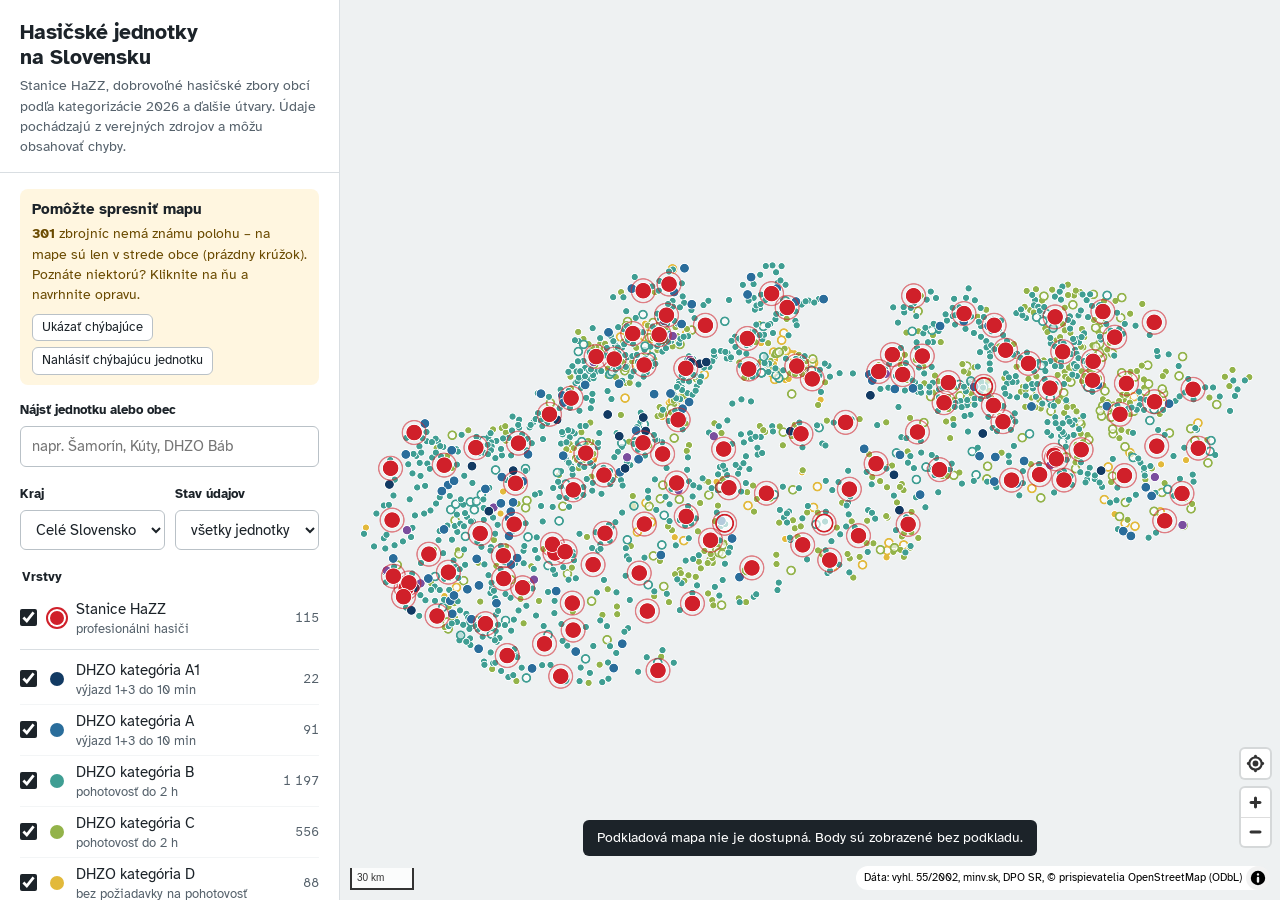
<file: index.html>
<!doctype html>
<html lang="sk">
<head>
  <meta charset="utf-8">
  <meta name="viewport" content="width=device-width, initial-scale=1">
  <title>Mapa hasičských jednotiek Slovenska</title>
  <meta name="description" content="Stanice HaZZ, dobrovoľné hasičské zbory obcí (DHZO) a ďalšie hasičské útvary na Slovensku. Pomôžte doplniť chýbajúce polohy zbrojníc.">
  <meta name="referrer" content="strict-origin-when-cross-origin">
  <link rel="icon" href="favicon.svg" type="image/svg+xml">
  <link rel="stylesheet" href="vendor/maplibre-gl.css?v=202611271726">
  <link rel="stylesheet" href="styles.css?v=202611271726">
</head>
<body>
  <div class="app">
    <aside class="panel" id="panel" aria-label="Ovládanie mapy">
      <header class="panel-head">
        <h1>Hasičské jednotky na&nbsp;Slovensku</h1>
        <p class="lede">Stanice HaZZ, dobrovoľné hasičské zbory obcí podľa kategorizácie 2026 a ďalšie útvary. Údaje pochádzajú z verejných zdrojov a môžu obsahovať chyby.</p>
        <button class="sheet-toggle" id="sheetToggle" type="button" aria-expanded="true" aria-controls="panelBody">Skryť panel</button>
      </header>

      <div class="panel-body" id="panelBody">
        <section class="help-box" aria-labelledby="helpTitle">
          <h2 id="helpTitle">Pomôžte spresniť mapu</h2>
          <p><b id="missingCount">–</b> zbrojníc nemá známu polohu – na mape sú len v strede obce (prázdny krúžok). Poznáte niektorú? Kliknite na ňu a navrhnite opravu.</p>
          <div class="btn-row">
            <button type="button" class="btn small" id="showMissing">Ukázať chýbajúce</button>
            <button type="button" class="btn small" id="addUnit">Nahlásiť chýbajúcu jednotku</button>
          </div>
        </section>

        <div class="search">
          <label for="search" class="field-label">Nájsť jednotku alebo obec</label>
          <input id="search" type="search" autocomplete="off" placeholder="napr. Šamorín, Kúty, DHZO Báb" aria-controls="results">
          <ul id="results" class="results" role="listbox" hidden></ul>
        </div>

        <div class="field-row">
          <div class="field">
            <label for="region" class="field-label">Kraj</label>
            <select id="region"><option value="">Celé Slovensko</option></select>
          </div>
          <div class="field">
            <label for="status" class="field-label">Stav údajov</label>
            <select id="status">
              <option value="">všetky jednotky</option>
              <option value="poloha">chýba poloha zbrojnice</option>
              <option value="overenie">poloha z OSM, neoverená</option>
            </select>
          </div>
        </div>

        <fieldset class="layers">
          <legend class="field-label">Vrstvy</legend>
          <div id="layerList"></div>
        </fieldset>

        <div class="key">
          <span class="key-item"><span class="dot dot-solid" aria-hidden="true"></span>poloha budovy</span>
          <span class="key-item"><span class="dot dot-ring" aria-hidden="true"></span>iba stred obce</span>
        </div>

        <footer class="panel-foot">
          <p class="disclaimer"><b>Nejde o oficiálny zoznam HaZZ ani DPO SR.</b> Údaje sú prevzaté z verejne dostupných zdrojov a internetu, nie sú úradne overené a môžu byť neúplné. V núdzi volajte <b>150</b> alebo <b>112</b>.</p>
          <p><a href="o-mape.html">O mape, zdroje, licencie a ochrana údajov</a> · <a href="data/jednotky.csv" download>CSV</a> · <a href="data/jednotky.geojson" download>GeoJSON</a></p>
          <p class="small muted" id="dataVersion"></p>
        </footer>
      </div>
    </aside>

    <main class="map-wrap">
      <div id="map" aria-label="Mapa hasičských jednotiek"></div>
      <div class="notice" id="notice" role="status" hidden></div>
      <div class="pick-hint" id="pickHint" role="status" hidden></div>
      <article class="detail" id="detail" hidden aria-live="polite">
        <button type="button" class="detail-close" id="detailClose" aria-label="Zavrieť">×</button>
        <div id="detailBody"></div>
      </article>
    </main>
  </div>

  <script src="config.js?v=202611271726"></script>
  <script src="vendor/maplibre-gl.js?v=202611271726"></script>
  <script src="data/units.js?v=202611271726"></script>
  <script src="app.js?v=202611271726"></script>
</body>
</html>
</file>
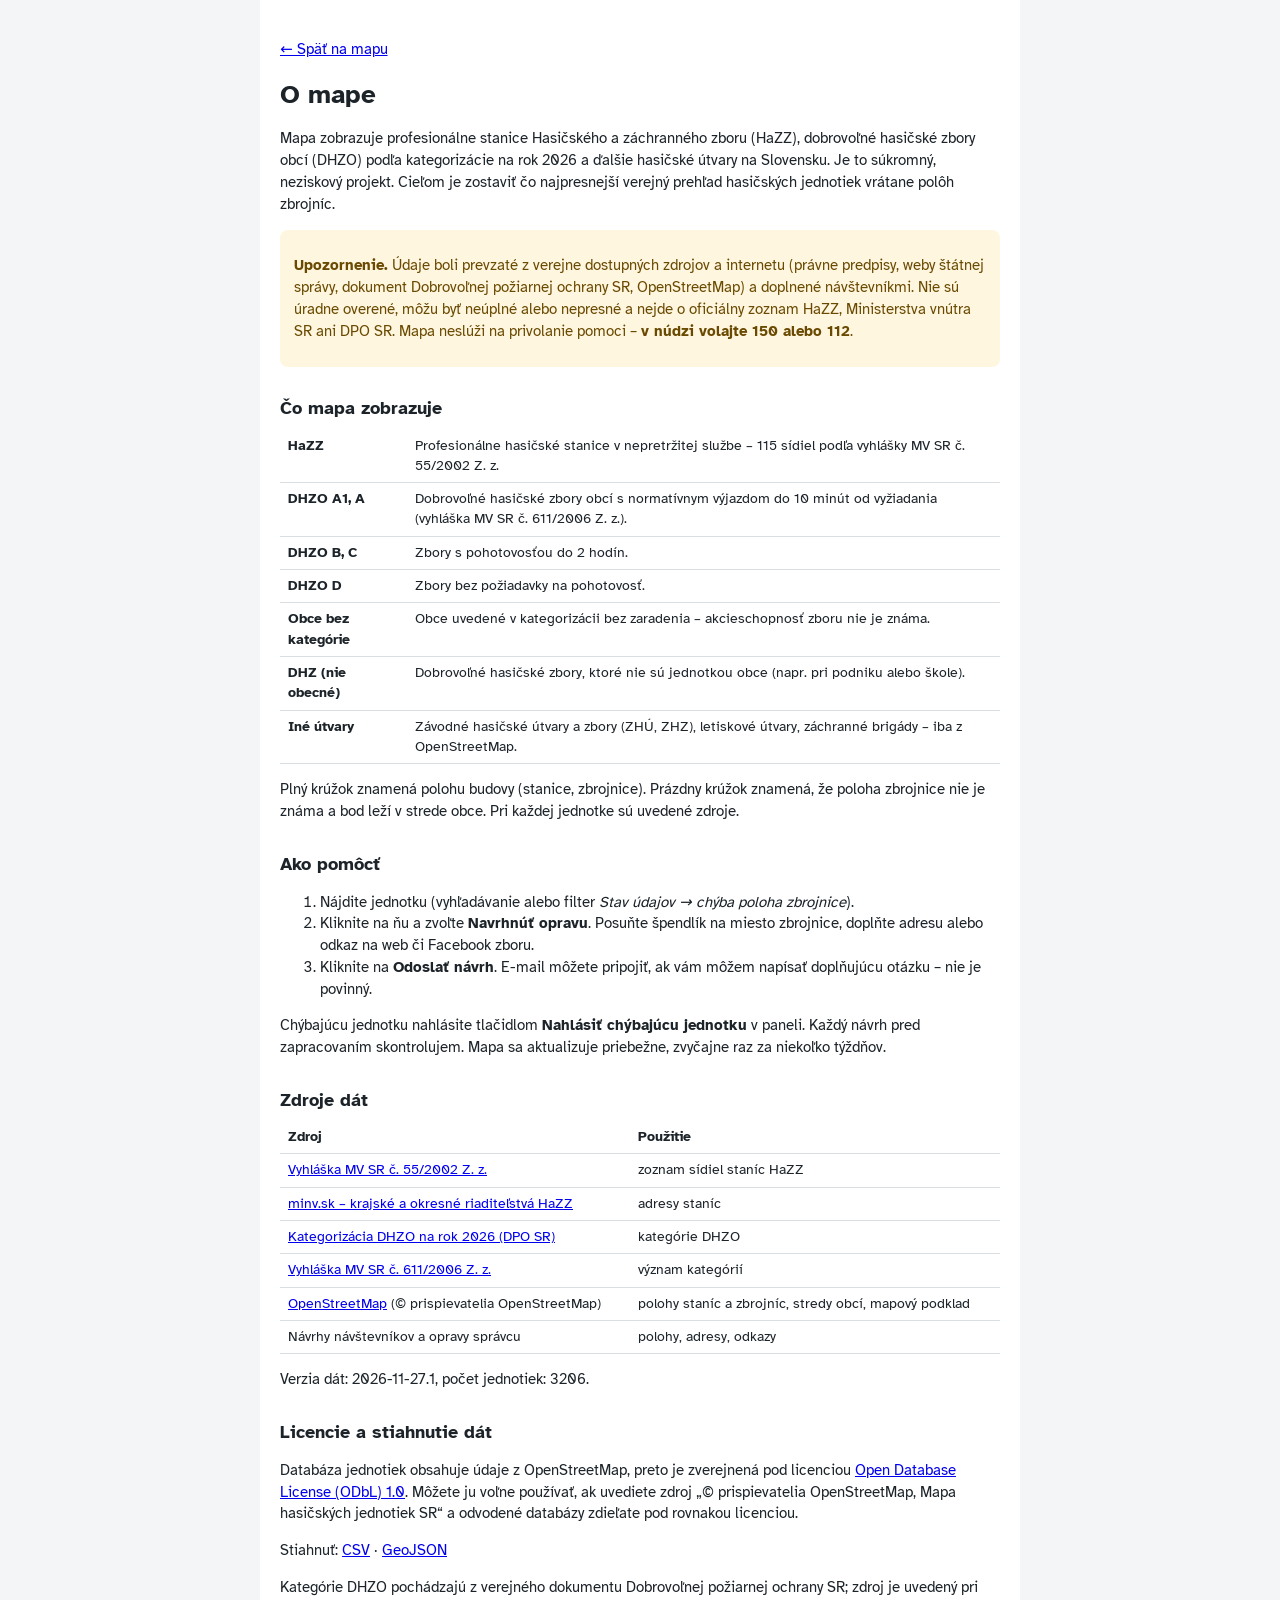
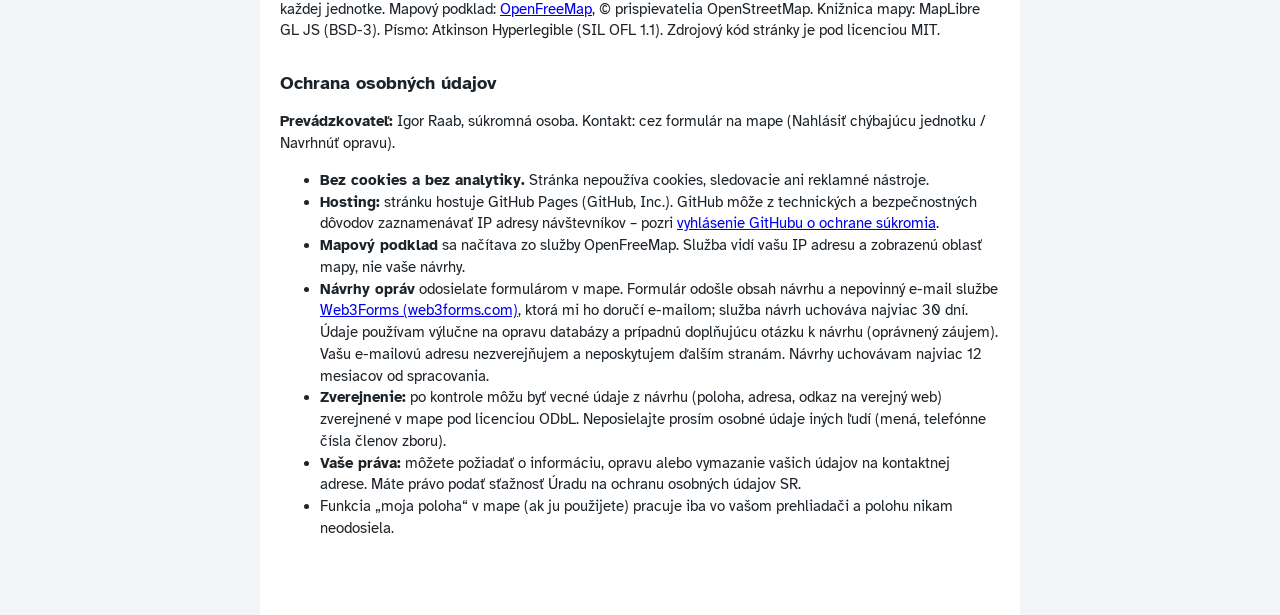
<file: o-mape.html>
<!doctype html>
<html lang="sk">
<head>
  <meta charset="utf-8">
  <meta name="viewport" content="width=device-width, initial-scale=1">
  <title>O mape – Hasičské jednotky na Slovensku</title>
  <link rel="icon" href="favicon.svg" type="image/svg+xml">
  <link rel="stylesheet" href="styles.css?v=202611271726">
  <style>html, body { height: auto; background: var(--paper-2); }</style>
</head>
<body>
  <main class="doc">
    <p><a href="./">← Späť na mapu</a></p>
    <h1>O mape</h1>
    <p>Mapa zobrazuje profesionálne stanice Hasičského a záchranného zboru (HaZZ), dobrovoľné hasičské zbory obcí (DHZO) podľa kategorizácie na rok 2026 a ďalšie hasičské útvary na Slovensku. Je to súkromný, neziskový projekt. Cieľom je zostaviť čo najpresnejší verejný prehľad hasičských jednotiek vrátane polôh zbrojníc.</p>

    <div class="alert">
      <p><b>Upozornenie.</b> Údaje boli prevzaté z verejne dostupných zdrojov a internetu (právne predpisy, weby štátnej správy, dokument Dobrovoľnej požiarnej ochrany SR, OpenStreetMap) a doplnené návštevníkmi. Nie sú úradne overené, môžu byť neúplné alebo nepresné a nejde o oficiálny zoznam HaZZ, Ministerstva vnútra SR ani DPO SR. Mapa neslúži na privolanie pomoci – <b>v núdzi volajte 150 alebo 112</b>.</p>
    </div>

    <h2>Čo mapa zobrazuje</h2>
    <table>
      <tr><th>HaZZ</th><td>Profesionálne hasičské stanice v nepretržitej službe – 115 sídiel podľa vyhlášky MV SR č. 55/2002 Z. z.</td></tr>
      <tr><th>DHZO A1, A</th><td>Dobrovoľné hasičské zbory obcí s normatívnym výjazdom do 10 minút od vyžiadania (vyhláška MV SR č. 611/2006 Z. z.).</td></tr>
      <tr><th>DHZO B, C</th><td>Zbory s pohotovosťou do 2 hodín.</td></tr>
      <tr><th>DHZO D</th><td>Zbory bez požiadavky na pohotovosť.</td></tr>
      <tr><th>Obce bez kategórie</th><td>Obce uvedené v kategorizácii bez zaradenia – akcieschopnosť zboru nie je známa.</td></tr>
      <tr><th>DHZ (nie obecné)</th><td>Dobrovoľné hasičské zbory, ktoré nie sú jednotkou obce (napr. pri podniku alebo škole).</td></tr>
      <tr><th>Iné útvary</th><td>Závodné hasičské útvary a zbory (ZHÚ, ZHZ), letiskové útvary, záchranné brigády – iba z OpenStreetMap.</td></tr>
    </table>
    <p>Plný krúžok znamená polohu budovy (stanice, zbrojnice). Prázdny krúžok znamená, že poloha zbrojnice nie je známa a bod leží v strede obce. Pri každej jednotke sú uvedené zdroje.</p>

    <h2 id="pomoc">Ako pomôcť</h2>
    <ol>
      <li>Nájdite jednotku (vyhľadávanie alebo filter <i>Stav údajov → chýba poloha zbrojnice</i>).</li>
      <li>Kliknite na ňu a zvoľte <b>Navrhnúť opravu</b>. Posuňte špendlík na miesto zbrojnice, doplňte adresu alebo odkaz na web či Facebook zboru.</li>
      <li>Kliknite na <b>Odoslať návrh</b>. E-mail môžete pripojiť, ak vám môžem napísať doplňujúcu otázku – nie je povinný.</li>
    </ol>
    <p>Chýbajúcu jednotku nahlásite tlačidlom <b>Nahlásiť chýbajúcu jednotku</b> v paneli. Každý návrh pred zapracovaním skontrolujem. Mapa sa aktualizuje priebežne, zvyčajne raz za niekoľko týždňov.</p>

    <h2 id="zdroje">Zdroje dát</h2>
    <table>
      <tr><th>Zdroj</th><th>Použitie</th></tr>
      <tr><td><a href="https://static.slov-lex.sk/static/SK/ZZ/2002/55/20190601.html">Vyhláška MV SR č. 55/2002 Z. z.</a></td><td>zoznam sídiel staníc HaZZ</td></tr>
      <tr><td><a href="https://www.minv.sk/?hasici-zachranari">minv.sk – krajské a okresné riaditeľstvá HaZZ</a></td><td>adresy staníc</td></tr>
      <tr><td><a href="https://www.dposr.sk/images/2026/kategorizacia_dhzo_2026.pdf">Kategorizácia DHZO na rok 2026 (DPO SR)</a></td><td>kategórie DHZO</td></tr>
      <tr><td><a href="https://static.slov-lex.sk/static/SK/ZZ/2006/611/20250301.html">Vyhláška MV SR č. 611/2006 Z. z.</a></td><td>význam kategórií</td></tr>
      <tr><td><a href="https://www.openstreetmap.org/copyright">OpenStreetMap</a> (© prispievatelia OpenStreetMap)</td><td>polohy staníc a zbrojníc, stredy obcí, mapový podklad</td></tr>
      <tr><td>Návrhy návštevníkov a opravy správcu</td><td>polohy, adresy, odkazy</td></tr>
    </table>
    <p id="dataVersion"></p>

    <h2 id="licencie">Licencie a stiahnutie dát</h2>
    <p>Databáza jednotiek obsahuje údaje z OpenStreetMap, preto je zverejnená pod licenciou <a href="https://opendatacommons.org/licenses/odbl/1-0/">Open Database License (ODbL) 1.0</a>. Môžete ju voľne používať, ak uvediete zdroj „© prispievatelia OpenStreetMap, Mapa hasičských jednotiek SR“ a odvodené databázy zdieľate pod rovnakou licenciou.</p>
    <p>Stiahnuť: <a href="data/jednotky.csv" download>CSV</a> · <a href="data/jednotky.geojson" download>GeoJSON</a></p>
    <p>Kategórie DHZO pochádzajú z verejného dokumentu Dobrovoľnej požiarnej ochrany SR; zdroj je uvedený pri každej jednotke. Mapový podklad: <a href="https://openfreemap.org/">OpenFreeMap</a>, © prispievatelia OpenStreetMap. Knižnica mapy: MapLibre GL JS (BSD-3). Písmo: Atkinson Hyperlegible (SIL OFL 1.1). Zdrojový kód stránky je pod licenciou MIT.</p>

    <h2 id="sukromie">Ochrana osobných údajov</h2>
    <p><b>Prevádzkovateľ:</b> <span id="operator"></span>, súkromná osoba. Kontakt: <span id="contact"></span>.</p>
    <ul>
      <li><b>Bez cookies a bez analytiky.</b> Stránka nepoužíva cookies, sledovacie ani reklamné nástroje.</li>
      <li><b>Hosting:</b> stránku hostuje GitHub Pages (GitHub, Inc.). GitHub môže z technických a bezpečnostných dôvodov zaznamenávať IP adresy návštevníkov – pozri <a href="https://docs.github.com/en/site-policy/privacy-policies/github-general-privacy-statement">vyhlásenie GitHubu o ochrane súkromia</a>.</li>
      <li><b>Mapový podklad</b> sa načítava zo služby OpenFreeMap. Služba vidí vašu IP adresu a zobrazenú oblasť mapy, nie vaše návrhy.</li>
      <li><b>Návrhy opráv</b> odosielate formulárom v mape. Formulár odošle obsah návrhu a nepovinný e-mail službe <span id="provider"></span>, ktorá mi ho doručí e-mailom; služba návrh uchováva najviac 30 dní. Údaje používam výlučne na opravu databázy a prípadnú doplňujúcu otázku k návrhu (oprávnený záujem). Vašu e-mailovú adresu nezverejňujem a neposkytujem ďalším stranám. Návrhy uchovávam <span id="retention"></span> od spracovania.</li>
      <li><b>Zverejnenie:</b> po kontrole môžu byť vecné údaje z návrhu (poloha, adresa, odkaz na verejný web) zverejnené v mape pod licenciou ODbL. Neposielajte prosím osobné údaje iných ľudí (mená, telefónne čísla členov zboru).</li>
      <li><b>Vaše práva:</b> môžete požiadať o informáciu, opravu alebo vymazanie vašich údajov na kontaktnej adrese. Máte právo podať sťažnosť Úradu na ochranu osobných údajov SR.</li>
      <li>Funkcia „moja poloha“ v mape (ak ju použijete) pracuje iba vo vašom prehliadači a polohu nikam neodosiela.</li>
    </ul>
  </main>
  <script src="config.js?v=202611271726"></script>
  <script src="data/units.js?v=202611271726"></script>
  <script>
    (function () {
      var c = window.SITE_CONFIG || {}, e = c.contactEmail || {};
      var prov = document.getElementById("provider");
      var P = {
        web3forms: ["https://web3forms.com/privacy", "Web3Forms (web3forms.com)", !!c.web3formsKey],
        formsubmit: ["https://formsubmit.co/", "FormSubmit (formsubmit.co)", !!c.formsubmitId]
      };
      var main = c.formProvider === "formsubmit" ? "formsubmit" : "web3forms";
      var order = [main, main === "formsubmit" ? "web3forms" : "formsubmit"].filter(function (k) { return P[k][2]; });
      if (!order.length) order = [main];
      order.forEach(function (k, i) {
        if (i) prov.appendChild(document.createTextNode(" alebo záložne "));
        var pa = document.createElement("a"); pa.href = P[k][0]; pa.textContent = P[k][1]; prov.appendChild(pa);
      });
      var mail = e.user && e.domain ? e.user + "@" + e.domain : "";
      document.getElementById("operator").textContent = c.operator || "";
      document.getElementById("retention").textContent = c.retention || "";
      var ct = document.getElementById("contact");
      if (mail) { var a = document.createElement("a"); a.href = "mailto:" + mail; a.textContent = mail; ct.appendChild(a); }
      else ct.textContent = "cez formulár na mape (Nahlásiť chýbajúcu jednotku / Navrhnúť opravu)";
      var m = (window.FIRE_DATA || {}).metadata || {};
      document.getElementById("dataVersion").textContent = "Verzia dát: " + (m.version || m.generated || "") + ", počet jednotiek: " + ((window.FIRE_DATA || {}).features || []).length + ".";
    })();
  </script>
</body>
</html>
</file>
<file: vendor/maplibre-gl.css>
.maplibregl-map{font:12px/20px Helvetica Neue,Arial,Helvetica,sans-serif;overflow:hidden;position:relative;-webkit-tap-highlight-color:rgb(0 0 0/0)}.maplibregl-canvas{left:0;position:absolute;top:0}.maplibregl-map:fullscreen{height:100%;width:100%}.maplibregl-ctrl-group button.maplibregl-ctrl-compass{touch-action:none}.maplibregl-canvas-container.maplibregl-interactive,.maplibregl-ctrl-group button.maplibregl-ctrl-compass{cursor:grab;-webkit-user-select:none;-moz-user-select:none;user-select:none}.maplibregl-canvas-container.maplibregl-interactive.maplibregl-track-pointer{cursor:pointer}.maplibregl-canvas-container.maplibregl-interactive:active,.maplibregl-ctrl-group button.maplibregl-ctrl-compass:active{cursor:grabbing}.maplibregl-canvas-container.maplibregl-touch-zoom-rotate,.maplibregl-canvas-container.maplibregl-touch-zoom-rotate .maplibregl-canvas{touch-action:pan-x pan-y}.maplibregl-canvas-container.maplibregl-touch-drag-pan,.maplibregl-canvas-container.maplibregl-touch-drag-pan .maplibregl-canvas{touch-action:pinch-zoom}.maplibregl-canvas-container.maplibregl-touch-zoom-rotate.maplibregl-touch-drag-pan,.maplibregl-canvas-container.maplibregl-touch-zoom-rotate.maplibregl-touch-drag-pan .maplibregl-canvas{touch-action:none}.maplibregl-canvas-container.maplibregl-touch-drag-pan.maplibregl-cooperative-gestures,.maplibregl-canvas-container.maplibregl-touch-drag-pan.maplibregl-cooperative-gestures .maplibregl-canvas{touch-action:pan-x pan-y}.maplibregl-ctrl-bottom-left,.maplibregl-ctrl-bottom-right,.maplibregl-ctrl-top-left,.maplibregl-ctrl-top-right{pointer-events:none;position:absolute;z-index:2}.maplibregl-ctrl-top-left{left:0;top:0}.maplibregl-ctrl-top-right{right:0;top:0}.maplibregl-ctrl-bottom-left{bottom:0;left:0}.maplibregl-ctrl-bottom-right{bottom:0;right:0}.maplibregl-ctrl{clear:both;pointer-events:auto;transform:translate(0)}.maplibregl-ctrl-top-left .maplibregl-ctrl{float:left;margin:10px 0 0 10px}.maplibregl-ctrl-top-right .maplibregl-ctrl{float:right;margin:10px 10px 0 0}.maplibregl-ctrl-bottom-left .maplibregl-ctrl{float:left;margin:0 0 10px 10px}.maplibregl-ctrl-bottom-right .maplibregl-ctrl{float:right;margin:0 10px 10px 0}.maplibregl-ctrl-group{background:#fff;border-radius:4px}.maplibregl-ctrl-group:not(:empty){box-shadow:0 0 0 2px rgba(0,0,0,.1)}@media (forced-colors:active){.maplibregl-ctrl-group:not(:empty){box-shadow:0 0 0 2px ButtonText}}.maplibregl-ctrl-group button{background-color:transparent;border:0;box-sizing:border-box;cursor:pointer;display:block;height:29px;outline:none;padding:0;width:29px}.maplibregl-ctrl-group button+button{border-top:1px solid #ddd}.maplibregl-ctrl button .maplibregl-ctrl-icon{background-position:50%;background-repeat:no-repeat;display:block;height:100%;width:100%}@media (forced-colors:active){.maplibregl-ctrl-icon{background-color:transparent}.maplibregl-ctrl-group button+button{border-top:1px solid ButtonText}}.maplibregl-ctrl button::-moz-focus-inner{border:0;padding:0}.maplibregl-ctrl-attrib-button:focus,.maplibregl-ctrl-group button:focus{box-shadow:0 0 2px 2px #0096ff}.maplibregl-ctrl button:disabled{cursor:not-allowed}.maplibregl-ctrl button:disabled .maplibregl-ctrl-icon{opacity:.25}.maplibregl-ctrl button:not(:disabled):hover{background-color:rgb(0 0 0/5%)}.maplibregl-ctrl-group button:focus:focus-visible{box-shadow:0 0 2px 2px #0096ff}.maplibregl-ctrl-group button:focus:not(:focus-visible){box-shadow:none}.maplibregl-ctrl-group button:focus:first-child{border-radius:4px 4px 0 0}.maplibregl-ctrl-group button:focus:last-child{border-radius:0 0 4px 4px}.maplibregl-ctrl-group button:focus:only-child{border-radius:inherit}.maplibregl-ctrl button.maplibregl-ctrl-zoom-out .maplibregl-ctrl-icon{background-image:url("data:image/svg+xml;charset=utf-8,%3Csvg xmlns='http://www.w3.org/2000/svg' width='29' height='29' fill='%23333' viewBox='0 0 29 29'%3E%3Cpath d='M10 13c-.75 0-1.5.75-1.5 1.5S9.25 16 10 16h9c.75 0 1.5-.75 1.5-1.5S19.75 13 19 13z'/%3E%3C/svg%3E")}.maplibregl-ctrl button.maplibregl-ctrl-zoom-in .maplibregl-ctrl-icon{background-image:url("data:image/svg+xml;charset=utf-8,%3Csvg xmlns='http://www.w3.org/2000/svg' width='29' height='29' fill='%23333' viewBox='0 0 29 29'%3E%3Cpath d='M14.5 8.5c-.75 0-1.5.75-1.5 1.5v3h-3c-.75 0-1.5.75-1.5 1.5S9.25 16 10 16h3v3c0 .75.75 1.5 1.5 1.5S16 19.75 16 19v-3h3c.75 0 1.5-.75 1.5-1.5S19.75 13 19 13h-3v-3c0-.75-.75-1.5-1.5-1.5'/%3E%3C/svg%3E")}@media (forced-colors:active){.maplibregl-ctrl button.maplibregl-ctrl-zoom-out .maplibregl-ctrl-icon{background-image:url("data:image/svg+xml;charset=utf-8,%3Csvg xmlns='http://www.w3.org/2000/svg' width='29' height='29' fill='%23fff' viewBox='0 0 29 29'%3E%3Cpath d='M10 13c-.75 0-1.5.75-1.5 1.5S9.25 16 10 16h9c.75 0 1.5-.75 1.5-1.5S19.75 13 19 13z'/%3E%3C/svg%3E")}.maplibregl-ctrl button.maplibregl-ctrl-zoom-in .maplibregl-ctrl-icon{background-image:url("data:image/svg+xml;charset=utf-8,%3Csvg xmlns='http://www.w3.org/2000/svg' width='29' height='29' fill='%23fff' viewBox='0 0 29 29'%3E%3Cpath d='M14.5 8.5c-.75 0-1.5.75-1.5 1.5v3h-3c-.75 0-1.5.75-1.5 1.5S9.25 16 10 16h3v3c0 .75.75 1.5 1.5 1.5S16 19.75 16 19v-3h3c.75 0 1.5-.75 1.5-1.5S19.75 13 19 13h-3v-3c0-.75-.75-1.5-1.5-1.5'/%3E%3C/svg%3E")}}@media (forced-colors:active) and (prefers-color-scheme:light){.maplibregl-ctrl button.maplibregl-ctrl-zoom-out .maplibregl-ctrl-icon{background-image:url("data:image/svg+xml;charset=utf-8,%3Csvg xmlns='http://www.w3.org/2000/svg' width='29' height='29' viewBox='0 0 29 29'%3E%3Cpath d='M10 13c-.75 0-1.5.75-1.5 1.5S9.25 16 10 16h9c.75 0 1.5-.75 1.5-1.5S19.75 13 19 13z'/%3E%3C/svg%3E")}.maplibregl-ctrl button.maplibregl-ctrl-zoom-in .maplibregl-ctrl-icon{background-image:url("data:image/svg+xml;charset=utf-8,%3Csvg xmlns='http://www.w3.org/2000/svg' width='29' height='29' viewBox='0 0 29 29'%3E%3Cpath d='M14.5 8.5c-.75 0-1.5.75-1.5 1.5v3h-3c-.75 0-1.5.75-1.5 1.5S9.25 16 10 16h3v3c0 .75.75 1.5 1.5 1.5S16 19.75 16 19v-3h3c.75 0 1.5-.75 1.5-1.5S19.75 13 19 13h-3v-3c0-.75-.75-1.5-1.5-1.5'/%3E%3C/svg%3E")}}.maplibregl-ctrl button.maplibregl-ctrl-fullscreen .maplibregl-ctrl-icon{background-image:url("data:image/svg+xml;charset=utf-8,%3Csvg xmlns='http://www.w3.org/2000/svg' width='29' height='29' fill='%23333' viewBox='0 0 29 29'%3E%3Cpath d='M24 16v5.5c0 1.75-.75 2.5-2.5 2.5H16v-1l3-1.5-4-5.5 1-1 5.5 4 1.5-3zM6 16l1.5 3 5.5-4 1 1-4 5.5 3 1.5v1H7.5C5.75 24 5 23.25 5 21.5V16zm7-11v1l-3 1.5 4 5.5-1 1-5.5-4L6 13H5V7.5C5 5.75 5.75 5 7.5 5zm11 2.5c0-1.75-.75-2.5-2.5-2.5H16v1l3 1.5-4 5.5 1 1 5.5-4 1.5 3h1z'/%3E%3C/svg%3E")}.maplibregl-ctrl button.maplibregl-ctrl-shrink .maplibregl-ctrl-icon{background-image:url("data:image/svg+xml;charset=utf-8,%3Csvg xmlns='http://www.w3.org/2000/svg' width='29' height='29' viewBox='0 0 29 29'%3E%3Cpath d='M18.5 16c-1.75 0-2.5.75-2.5 2.5V24h1l1.5-3 5.5 4 1-1-4-5.5 3-1.5v-1zM13 18.5c0-1.75-.75-2.5-2.5-2.5H5v1l3 1.5L4 24l1 1 5.5-4 1.5 3h1zm3-8c0 1.75.75 2.5 2.5 2.5H24v-1l-3-1.5L25 5l-1-1-5.5 4L17 5h-1zM10.5 13c1.75 0 2.5-.75 2.5-2.5V5h-1l-1.5 3L5 4 4 5l4 5.5L5 12v1z'/%3E%3C/svg%3E")}@media (forced-colors:active){.maplibregl-ctrl button.maplibregl-ctrl-fullscreen .maplibregl-ctrl-icon{background-image:url("data:image/svg+xml;charset=utf-8,%3Csvg xmlns='http://www.w3.org/2000/svg' width='29' height='29' fill='%23fff' viewBox='0 0 29 29'%3E%3Cpath d='M24 16v5.5c0 1.75-.75 2.5-2.5 2.5H16v-1l3-1.5-4-5.5 1-1 5.5 4 1.5-3zM6 16l1.5 3 5.5-4 1 1-4 5.5 3 1.5v1H7.5C5.75 24 5 23.25 5 21.5V16zm7-11v1l-3 1.5 4 5.5-1 1-5.5-4L6 13H5V7.5C5 5.75 5.75 5 7.5 5zm11 2.5c0-1.75-.75-2.5-2.5-2.5H16v1l3 1.5-4 5.5 1 1 5.5-4 1.5 3h1z'/%3E%3C/svg%3E")}.maplibregl-ctrl button.maplibregl-ctrl-shrink .maplibregl-ctrl-icon{background-image:url("data:image/svg+xml;charset=utf-8,%3Csvg xmlns='http://www.w3.org/2000/svg' width='29' height='29' fill='%23fff' viewBox='0 0 29 29'%3E%3Cpath d='M18.5 16c-1.75 0-2.5.75-2.5 2.5V24h1l1.5-3 5.5 4 1-1-4-5.5 3-1.5v-1zM13 18.5c0-1.75-.75-2.5-2.5-2.5H5v1l3 1.5L4 24l1 1 5.5-4 1.5 3h1zm3-8c0 1.75.75 2.5 2.5 2.5H24v-1l-3-1.5L25 5l-1-1-5.5 4L17 5h-1zM10.5 13c1.75 0 2.5-.75 2.5-2.5V5h-1l-1.5 3L5 4 4 5l4 5.5L5 12v1z'/%3E%3C/svg%3E")}}@media (forced-colors:active) and (prefers-color-scheme:light){.maplibregl-ctrl button.maplibregl-ctrl-fullscreen .maplibregl-ctrl-icon{background-image:url("data:image/svg+xml;charset=utf-8,%3Csvg xmlns='http://www.w3.org/2000/svg' width='29' height='29' viewBox='0 0 29 29'%3E%3Cpath d='M24 16v5.5c0 1.75-.75 2.5-2.5 2.5H16v-1l3-1.5-4-5.5 1-1 5.5 4 1.5-3zM6 16l1.5 3 5.5-4 1 1-4 5.5 3 1.5v1H7.5C5.75 24 5 23.25 5 21.5V16zm7-11v1l-3 1.5 4 5.5-1 1-5.5-4L6 13H5V7.5C5 5.75 5.75 5 7.5 5zm11 2.5c0-1.75-.75-2.5-2.5-2.5H16v1l3 1.5-4 5.5 1 1 5.5-4 1.5 3h1z'/%3E%3C/svg%3E")}.maplibregl-ctrl button.maplibregl-ctrl-shrink .maplibregl-ctrl-icon{background-image:url("data:image/svg+xml;charset=utf-8,%3Csvg xmlns='http://www.w3.org/2000/svg' width='29' height='29' viewBox='0 0 29 29'%3E%3Cpath d='M18.5 16c-1.75 0-2.5.75-2.5 2.5V24h1l1.5-3 5.5 4 1-1-4-5.5 3-1.5v-1zM13 18.5c0-1.75-.75-2.5-2.5-2.5H5v1l3 1.5L4 24l1 1 5.5-4 1.5 3h1zm3-8c0 1.75.75 2.5 2.5 2.5H24v-1l-3-1.5L25 5l-1-1-5.5 4L17 5h-1zM10.5 13c1.75 0 2.5-.75 2.5-2.5V5h-1l-1.5 3L5 4 4 5l4 5.5L5 12v1z'/%3E%3C/svg%3E")}}.maplibregl-ctrl button.maplibregl-ctrl-compass .maplibregl-ctrl-icon{background-image:url("data:image/svg+xml;charset=utf-8,%3Csvg xmlns='http://www.w3.org/2000/svg' width='29' height='29' fill='%23333' viewBox='0 0 29 29'%3E%3Cpath d='m10.5 14 4-8 4 8z'/%3E%3Cpath fill='%23ccc' d='m10.5 16 4 8 4-8z'/%3E%3C/svg%3E")}@media (forced-colors:active){.maplibregl-ctrl button.maplibregl-ctrl-compass .maplibregl-ctrl-icon{background-image:url("data:image/svg+xml;charset=utf-8,%3Csvg xmlns='http://www.w3.org/2000/svg' width='29' height='29' fill='%23fff' viewBox='0 0 29 29'%3E%3Cpath d='m10.5 14 4-8 4 8z'/%3E%3Cpath fill='%23ccc' d='m10.5 16 4 8 4-8z'/%3E%3C/svg%3E")}}@media (forced-colors:active) and (prefers-color-scheme:light){.maplibregl-ctrl button.maplibregl-ctrl-compass .maplibregl-ctrl-icon{background-image:url("data:image/svg+xml;charset=utf-8,%3Csvg xmlns='http://www.w3.org/2000/svg' width='29' height='29' viewBox='0 0 29 29'%3E%3Cpath d='m10.5 14 4-8 4 8z'/%3E%3Cpath fill='%23ccc' d='m10.5 16 4 8 4-8z'/%3E%3C/svg%3E")}}.maplibregl-ctrl button.maplibregl-ctrl-terrain .maplibregl-ctrl-icon{background-image:url("data:image/svg+xml;charset=utf-8,%3Csvg xmlns='http://www.w3.org/2000/svg' width='22' height='22' fill='%23333' viewBox='0 0 22 22'%3E%3Cpath d='m1.754 13.406 4.453-4.851 3.09 3.09 3.281 3.277.969-.969-3.309-3.312 3.844-4.121 6.148 6.886h1.082v-.855l-7.207-8.07-4.84 5.187L6.169 6.57l-5.48 5.965v.871ZM.688 16.844h20.625v1.375H.688Zm0 0'/%3E%3C/svg%3E")}.maplibregl-ctrl button.maplibregl-ctrl-terrain-enabled .maplibregl-ctrl-icon{background-image:url("data:image/svg+xml;charset=utf-8,%3Csvg xmlns='http://www.w3.org/2000/svg' width='22' height='22' fill='%2333b5e5' viewBox='0 0 22 22'%3E%3Cpath d='m1.754 13.406 4.453-4.851 3.09 3.09 3.281 3.277.969-.969-3.309-3.312 3.844-4.121 6.148 6.886h1.082v-.855l-7.207-8.07-4.84 5.187L6.169 6.57l-5.48 5.965v.871ZM.688 16.844h20.625v1.375H.688Zm0 0'/%3E%3C/svg%3E")}.maplibregl-ctrl button.maplibregl-ctrl-geolocate .maplibregl-ctrl-icon{background-image:url("data:image/svg+xml;charset=utf-8,%3Csvg xmlns='http://www.w3.org/2000/svg' width='29' height='29' fill='%23333' viewBox='0 0 20 20'%3E%3Cpath d='M10 4C9 4 9 5 9 5v.1A5 5 0 0 0 5.1 9H5s-1 0-1 1 1 1 1 1h.1A5 5 0 0 0 9 14.9v.1s0 1 1 1 1-1 1-1v-.1a5 5 0 0 0 3.9-3.9h.1s1 0 1-1-1-1-1-1h-.1A5 5 0 0 0 11 5.1V5s0-1-1-1m0 2.5a3.5 3.5 0 1 1 0 7 3.5 3.5 0 1 1 0-7'/%3E%3Ccircle cx='10' cy='10' r='2'/%3E%3C/svg%3E")}.maplibregl-ctrl button.maplibregl-ctrl-geolocate:disabled .maplibregl-ctrl-icon{background-image:url("data:image/svg+xml;charset=utf-8,%3Csvg xmlns='http://www.w3.org/2000/svg' width='29' height='29' fill='%23aaa' viewBox='0 0 20 20'%3E%3Cpath d='M10 4C9 4 9 5 9 5v.1A5 5 0 0 0 5.1 9H5s-1 0-1 1 1 1 1 1h.1A5 5 0 0 0 9 14.9v.1s0 1 1 1 1-1 1-1v-.1a5 5 0 0 0 3.9-3.9h.1s1 0 1-1-1-1-1-1h-.1A5 5 0 0 0 11 5.1V5s0-1-1-1m0 2.5a3.5 3.5 0 1 1 0 7 3.5 3.5 0 1 1 0-7'/%3E%3Ccircle cx='10' cy='10' r='2'/%3E%3Cpath fill='red' d='m14 5 1 1-9 9-1-1z'/%3E%3C/svg%3E")}.maplibregl-ctrl button.maplibregl-ctrl-geolocate.maplibregl-ctrl-geolocate-active .maplibregl-ctrl-icon{background-image:url("data:image/svg+xml;charset=utf-8,%3Csvg xmlns='http://www.w3.org/2000/svg' width='29' height='29' fill='%2333b5e5' viewBox='0 0 20 20'%3E%3Cpath d='M10 4C9 4 9 5 9 5v.1A5 5 0 0 0 5.1 9H5s-1 0-1 1 1 1 1 1h.1A5 5 0 0 0 9 14.9v.1s0 1 1 1 1-1 1-1v-.1a5 5 0 0 0 3.9-3.9h.1s1 0 1-1-1-1-1-1h-.1A5 5 0 0 0 11 5.1V5s0-1-1-1m0 2.5a3.5 3.5 0 1 1 0 7 3.5 3.5 0 1 1 0-7'/%3E%3Ccircle cx='10' cy='10' r='2'/%3E%3C/svg%3E")}.maplibregl-ctrl button.maplibregl-ctrl-geolocate.maplibregl-ctrl-geolocate-active-error .maplibregl-ctrl-icon{background-image:url("data:image/svg+xml;charset=utf-8,%3Csvg xmlns='http://www.w3.org/2000/svg' width='29' height='29' fill='%23e58978' viewBox='0 0 20 20'%3E%3Cpath d='M10 4C9 4 9 5 9 5v.1A5 5 0 0 0 5.1 9H5s-1 0-1 1 1 1 1 1h.1A5 5 0 0 0 9 14.9v.1s0 1 1 1 1-1 1-1v-.1a5 5 0 0 0 3.9-3.9h.1s1 0 1-1-1-1-1-1h-.1A5 5 0 0 0 11 5.1V5s0-1-1-1m0 2.5a3.5 3.5 0 1 1 0 7 3.5 3.5 0 1 1 0-7'/%3E%3Ccircle cx='10' cy='10' r='2'/%3E%3C/svg%3E")}.maplibregl-ctrl button.maplibregl-ctrl-geolocate.maplibregl-ctrl-geolocate-background .maplibregl-ctrl-icon{background-image:url("data:image/svg+xml;charset=utf-8,%3Csvg xmlns='http://www.w3.org/2000/svg' width='29' height='29' fill='%2333b5e5' viewBox='0 0 20 20'%3E%3Cpath d='M10 4C9 4 9 5 9 5v.1A5 5 0 0 0 5.1 9H5s-1 0-1 1 1 1 1 1h.1A5 5 0 0 0 9 14.9v.1s0 1 1 1 1-1 1-1v-.1a5 5 0 0 0 3.9-3.9h.1s1 0 1-1-1-1-1-1h-.1A5 5 0 0 0 11 5.1V5s0-1-1-1m0 2.5a3.5 3.5 0 1 1 0 7 3.5 3.5 0 1 1 0-7'/%3E%3C/svg%3E")}.maplibregl-ctrl button.maplibregl-ctrl-geolocate.maplibregl-ctrl-geolocate-background-error .maplibregl-ctrl-icon{background-image:url("data:image/svg+xml;charset=utf-8,%3Csvg xmlns='http://www.w3.org/2000/svg' width='29' height='29' fill='%23e54e33' viewBox='0 0 20 20'%3E%3Cpath d='M10 4C9 4 9 5 9 5v.1A5 5 0 0 0 5.1 9H5s-1 0-1 1 1 1 1 1h.1A5 5 0 0 0 9 14.9v.1s0 1 1 1 1-1 1-1v-.1a5 5 0 0 0 3.9-3.9h.1s1 0 1-1-1-1-1-1h-.1A5 5 0 0 0 11 5.1V5s0-1-1-1m0 2.5a3.5 3.5 0 1 1 0 7 3.5 3.5 0 1 1 0-7'/%3E%3C/svg%3E")}.maplibregl-ctrl button.maplibregl-ctrl-geolocate.maplibregl-ctrl-geolocate-waiting .maplibregl-ctrl-icon{animation:maplibregl-spin 2s linear infinite}@media (forced-colors:active){.maplibregl-ctrl button.maplibregl-ctrl-geolocate .maplibregl-ctrl-icon{background-image:url("data:image/svg+xml;charset=utf-8,%3Csvg xmlns='http://www.w3.org/2000/svg' width='29' height='29' fill='%23fff' viewBox='0 0 20 20'%3E%3Cpath d='M10 4C9 4 9 5 9 5v.1A5 5 0 0 0 5.1 9H5s-1 0-1 1 1 1 1 1h.1A5 5 0 0 0 9 14.9v.1s0 1 1 1 1-1 1-1v-.1a5 5 0 0 0 3.9-3.9h.1s1 0 1-1-1-1-1-1h-.1A5 5 0 0 0 11 5.1V5s0-1-1-1m0 2.5a3.5 3.5 0 1 1 0 7 3.5 3.5 0 1 1 0-7'/%3E%3Ccircle cx='10' cy='10' r='2'/%3E%3C/svg%3E")}.maplibregl-ctrl button.maplibregl-ctrl-geolocate:disabled .maplibregl-ctrl-icon{background-image:url("data:image/svg+xml;charset=utf-8,%3Csvg xmlns='http://www.w3.org/2000/svg' width='29' height='29' fill='%23999' viewBox='0 0 20 20'%3E%3Cpath d='M10 4C9 4 9 5 9 5v.1A5 5 0 0 0 5.1 9H5s-1 0-1 1 1 1 1 1h.1A5 5 0 0 0 9 14.9v.1s0 1 1 1 1-1 1-1v-.1a5 5 0 0 0 3.9-3.9h.1s1 0 1-1-1-1-1-1h-.1A5 5 0 0 0 11 5.1V5s0-1-1-1m0 2.5a3.5 3.5 0 1 1 0 7 3.5 3.5 0 1 1 0-7'/%3E%3Ccircle cx='10' cy='10' r='2'/%3E%3Cpath fill='red' d='m14 5 1 1-9 9-1-1z'/%3E%3C/svg%3E")}.maplibregl-ctrl button.maplibregl-ctrl-geolocate.maplibregl-ctrl-geolocate-active .maplibregl-ctrl-icon{background-image:url("data:image/svg+xml;charset=utf-8,%3Csvg xmlns='http://www.w3.org/2000/svg' width='29' height='29' fill='%2333b5e5' viewBox='0 0 20 20'%3E%3Cpath d='M10 4C9 4 9 5 9 5v.1A5 5 0 0 0 5.1 9H5s-1 0-1 1 1 1 1 1h.1A5 5 0 0 0 9 14.9v.1s0 1 1 1 1-1 1-1v-.1a5 5 0 0 0 3.9-3.9h.1s1 0 1-1-1-1-1-1h-.1A5 5 0 0 0 11 5.1V5s0-1-1-1m0 2.5a3.5 3.5 0 1 1 0 7 3.5 3.5 0 1 1 0-7'/%3E%3Ccircle cx='10' cy='10' r='2'/%3E%3C/svg%3E")}.maplibregl-ctrl button.maplibregl-ctrl-geolocate.maplibregl-ctrl-geolocate-active-error .maplibregl-ctrl-icon{background-image:url("data:image/svg+xml;charset=utf-8,%3Csvg xmlns='http://www.w3.org/2000/svg' width='29' height='29' fill='%23e58978' viewBox='0 0 20 20'%3E%3Cpath d='M10 4C9 4 9 5 9 5v.1A5 5 0 0 0 5.1 9H5s-1 0-1 1 1 1 1 1h.1A5 5 0 0 0 9 14.9v.1s0 1 1 1 1-1 1-1v-.1a5 5 0 0 0 3.9-3.9h.1s1 0 1-1-1-1-1-1h-.1A5 5 0 0 0 11 5.1V5s0-1-1-1m0 2.5a3.5 3.5 0 1 1 0 7 3.5 3.5 0 1 1 0-7'/%3E%3Ccircle cx='10' cy='10' r='2'/%3E%3C/svg%3E")}.maplibregl-ctrl button.maplibregl-ctrl-geolocate.maplibregl-ctrl-geolocate-background .maplibregl-ctrl-icon{background-image:url("data:image/svg+xml;charset=utf-8,%3Csvg xmlns='http://www.w3.org/2000/svg' width='29' height='29' fill='%2333b5e5' viewBox='0 0 20 20'%3E%3Cpath d='M10 4C9 4 9 5 9 5v.1A5 5 0 0 0 5.1 9H5s-1 0-1 1 1 1 1 1h.1A5 5 0 0 0 9 14.9v.1s0 1 1 1 1-1 1-1v-.1a5 5 0 0 0 3.9-3.9h.1s1 0 1-1-1-1-1-1h-.1A5 5 0 0 0 11 5.1V5s0-1-1-1m0 2.5a3.5 3.5 0 1 1 0 7 3.5 3.5 0 1 1 0-7'/%3E%3C/svg%3E")}.maplibregl-ctrl button.maplibregl-ctrl-geolocate.maplibregl-ctrl-geolocate-background-error .maplibregl-ctrl-icon{background-image:url("data:image/svg+xml;charset=utf-8,%3Csvg xmlns='http://www.w3.org/2000/svg' width='29' height='29' fill='%23e54e33' viewBox='0 0 20 20'%3E%3Cpath d='M10 4C9 4 9 5 9 5v.1A5 5 0 0 0 5.1 9H5s-1 0-1 1 1 1 1 1h.1A5 5 0 0 0 9 14.9v.1s0 1 1 1 1-1 1-1v-.1a5 5 0 0 0 3.9-3.9h.1s1 0 1-1-1-1-1-1h-.1A5 5 0 0 0 11 5.1V5s0-1-1-1m0 2.5a3.5 3.5 0 1 1 0 7 3.5 3.5 0 1 1 0-7'/%3E%3C/svg%3E")}}@media (forced-colors:active) and (prefers-color-scheme:light){.maplibregl-ctrl button.maplibregl-ctrl-geolocate .maplibregl-ctrl-icon{background-image:url("data:image/svg+xml;charset=utf-8,%3Csvg xmlns='http://www.w3.org/2000/svg' width='29' height='29' viewBox='0 0 20 20'%3E%3Cpath d='M10 4C9 4 9 5 9 5v.1A5 5 0 0 0 5.1 9H5s-1 0-1 1 1 1 1 1h.1A5 5 0 0 0 9 14.9v.1s0 1 1 1 1-1 1-1v-.1a5 5 0 0 0 3.9-3.9h.1s1 0 1-1-1-1-1-1h-.1A5 5 0 0 0 11 5.1V5s0-1-1-1m0 2.5a3.5 3.5 0 1 1 0 7 3.5 3.5 0 1 1 0-7'/%3E%3Ccircle cx='10' cy='10' r='2'/%3E%3C/svg%3E")}.maplibregl-ctrl button.maplibregl-ctrl-geolocate:disabled .maplibregl-ctrl-icon{background-image:url("data:image/svg+xml;charset=utf-8,%3Csvg xmlns='http://www.w3.org/2000/svg' width='29' height='29' fill='%23666' viewBox='0 0 20 20'%3E%3Cpath d='M10 4C9 4 9 5 9 5v.1A5 5 0 0 0 5.1 9H5s-1 0-1 1 1 1 1 1h.1A5 5 0 0 0 9 14.9v.1s0 1 1 1 1-1 1-1v-.1a5 5 0 0 0 3.9-3.9h.1s1 0 1-1-1-1-1-1h-.1A5 5 0 0 0 11 5.1V5s0-1-1-1m0 2.5a3.5 3.5 0 1 1 0 7 3.5 3.5 0 1 1 0-7'/%3E%3Ccircle cx='10' cy='10' r='2'/%3E%3Cpath fill='red' d='m14 5 1 1-9 9-1-1z'/%3E%3C/svg%3E")}}@keyframes maplibregl-spin{0%{transform:rotate(0deg)}to{transform:rotate(1turn)}}a.maplibregl-ctrl-logo{background-image:url("data:image/svg+xml;charset=utf-8,%3Csvg xmlns='http://www.w3.org/2000/svg' width='88' height='23' fill='none'%3E%3Cpath fill='%23000' fill-opacity='.4' fill-rule='evenodd' d='M17.408 16.796h-1.827l2.501-12.095h.198l3.324 6.533.988 2.19.988-2.19 3.258-6.533h.181l2.6 12.095h-1.81l-1.218-5.644-.362-1.71-.658 1.71-2.929 5.644h-.098l-2.914-5.644-.757-1.71-.345 1.71zm1.958-3.42-.726 3.663a1.255 1.255 0 0 1-1.232 1.011h-1.827a1.255 1.255 0 0 1-1.229-1.509l2.501-12.095a1.255 1.255 0 0 1 1.23-1.001h.197a1.25 1.25 0 0 1 1.12.685l3.19 6.273 3.125-6.263a1.25 1.25 0 0 1 1.123-.695h.181a1.255 1.255 0 0 1 1.227.991l1.443 6.71a5 5 0 0 1 .314-.787l.009-.016a4.6 4.6 0 0 1 1.777-1.887c.782-.46 1.668-.667 2.611-.667a4.6 4.6 0 0 1 1.7.32l.306.134c.21-.16.474-.256.759-.256h1.694a1.255 1.255 0 0 1 1.212.925 1.255 1.255 0 0 1 1.212-.925h1.711c.284 0 .545.094.755.252.613-.3 1.312-.45 2.075-.45 1.356 0 2.557.445 3.482 1.4q.47.48.763 1.064V4.701a1.255 1.255 0 0 1 1.255-1.255h1.86A1.255 1.255 0 0 1 54.44 4.7v9.194h2.217c.19 0 .37.043.532.118v-4.77c0-.356.147-.678.385-.906a2.42 2.42 0 0 1-.682-1.71c0-.665.267-1.253.735-1.7a2.45 2.45 0 0 1 1.722-.674 2.43 2.43 0 0 1 1.705.675q.318.302.504.683V4.7a1.255 1.255 0 0 1 1.255-1.255h1.744A1.255 1.255 0 0 1 65.812 4.7v3.335a4.8 4.8 0 0 1 1.526-.246c.938 0 1.817.214 2.59.69a4.47 4.47 0 0 1 1.67 1.743v-.98a1.255 1.255 0 0 1 1.256-1.256h1.777c.233 0 .451.064.639.174a3.4 3.4 0 0 1 1.567-.372c.346 0 .861.02 1.285.232a1.25 1.25 0 0 1 .689 1.004 4.7 4.7 0 0 1 .853-.588c.795-.44 1.675-.647 2.61-.647 1.385 0 2.65.39 3.525 1.396.836.938 1.168 2.173 1.168 3.528q-.001.515-.056 1.051a1.255 1.255 0 0 1-.947 1.09l.408.952a1.255 1.255 0 0 1-.477 1.552c-.418.268-.92.463-1.458.612-.613.171-1.304.244-2.049.244-1.06 0-2.043-.207-2.886-.698l-.015-.008c-.798-.48-1.419-1.135-1.818-1.963l-.004-.008a5.8 5.8 0 0 1-.548-2.512q0-.429.053-.843a1.3 1.3 0 0 1-.333-.086l-.166-.004c-.223 0-.426.062-.643.228-.03.024-.142.139-.142.59v3.883a1.255 1.255 0 0 1-1.256 1.256h-1.777a1.255 1.255 0 0 1-1.256-1.256V15.69l-.032.057a4.8 4.8 0 0 1-1.86 1.833 5.04 5.04 0 0 1-2.484.634 4.5 4.5 0 0 1-1.935-.424 1.25 1.25 0 0 1-.764.258h-1.71a1.255 1.255 0 0 1-1.256-1.255V7.687a2.4 2.4 0 0 1-.428.625c.253.23.412.561.412.93v7.553a1.255 1.255 0 0 1-1.256 1.255h-1.843a1.25 1.25 0 0 1-.894-.373c-.228.23-.544.373-.894.373H51.32a1.255 1.255 0 0 1-1.256-1.255v-1.251l-.061.117a4.7 4.7 0 0 1-1.782 1.884 4.77 4.77 0 0 1-2.485.67 5.6 5.6 0 0 1-1.485-.188l.009 2.764a1.255 1.255 0 0 1-1.255 1.259h-1.729a1.255 1.255 0 0 1-1.255-1.255v-3.537a1.255 1.255 0 0 1-1.167.793h-1.679a1.25 1.25 0 0 1-.77-.263 4.5 4.5 0 0 1-1.945.429c-.885 0-1.724-.21-2.495-.632l-.017-.01a5 5 0 0 1-1.081-.836 1.255 1.255 0 0 1-1.254 1.312h-1.81a1.255 1.255 0 0 1-1.228-.99l-.782-3.625-2.044 3.939a1.25 1.25 0 0 1-1.115.676h-.098a1.25 1.25 0 0 1-1.116-.68l-2.061-3.994zM35.92 16.63l.207-.114.223-.15q.493-.356.735-.785l.061-.118.033 1.332h1.678V9.242h-1.694l-.033 1.267q-.133-.329-.526-.658l-.032-.028a3.2 3.2 0 0 0-.668-.428l-.27-.12a3.3 3.3 0 0 0-1.235-.23q-1.136-.001-1.974.493a3.36 3.36 0 0 0-1.3 1.382q-.445.89-.444 2.074 0 1.2.51 2.107a3.8 3.8 0 0 0 1.382 1.381 3.9 3.9 0 0 0 1.893.477q.795 0 1.455-.33zm-2.789-5.38q-.576.675-.575 1.762 0 1.102.559 1.794.576.675 1.645.675a2.25 2.25 0 0 0 .934-.19 2.2 2.2 0 0 0 .468-.29l.178-.161a2.2 2.2 0 0 0 .397-.561q.244-.5.244-1.15v-.115q0-.708-.296-1.267l-.043-.077a2.2 2.2 0 0 0-.633-.709l-.13-.086-.047-.028a2.1 2.1 0 0 0-1.073-.285q-1.052 0-1.629.692zm2.316 2.706c.163-.17.28-.407.28-.83v-.114c0-.292-.06-.508-.15-.68a.96.96 0 0 0-.353-.389.85.85 0 0 0-.464-.127c-.4 0-.56.114-.664.239l-.01.012c-.148.174-.275.45-.275.945 0 .506.122.801.27.99.097.11.266.224.68.224.303 0 .504-.09.687-.269zm7.545 1.705a2.6 2.6 0 0 0 .331.423q.319.33.755.548l.173.074q.65.255 1.49.255 1.02 0 1.844-.493a3.45 3.45 0 0 0 1.316-1.4q.493-.904.493-2.089 0-1.909-.988-2.913-.988-1.02-2.584-1.02-.898 0-1.575.347a3 3 0 0 0-.415.262l-.199.166a3.4 3.4 0 0 0-.64.82V9.242h-1.712v11.553h1.729l-.017-5.134zm.53-1.138q.206.29.48.5l.155.11.053.034q.51.296 1.119.297 1.07 0 1.645-.675.577-.69.576-1.762 0-1.119-.576-1.777-.558-.675-1.645-.675-.435 0-.835.16a2 2 0 0 0-.284.136 2 2 0 0 0-.363.254 2.2 2.2 0 0 0-.46.569l-.082.162a2.6 2.6 0 0 0-.213 1.072v.115q0 .707.296 1.267l.135.211zm.964-.818a1.1 1.1 0 0 0 .367.385.94.94 0 0 0 .476.118c.423 0 .59-.117.687-.23.159-.194.28-.478.28-.95 0-.53-.133-.8-.266-.952l-.021-.025c-.078-.094-.231-.221-.68-.221a1 1 0 0 0-.503.135l-.012.007a.86.86 0 0 0-.335.343c-.073.133-.132.324-.132.614v.115a1.4 1.4 0 0 0 .14.66zm15.7-6.222q.347-.346.346-.856a1.05 1.05 0 0 0-.345-.79 1.18 1.18 0 0 0-.84-.329q-.51 0-.855.33a1.05 1.05 0 0 0-.346.79q0 .51.346.855.345.346.856.346.51 0 .839-.346zm4.337 9.314.033-1.332q.191.403.59.747l.098.081a4 4 0 0 0 .316.224l.223.122a3.2 3.2 0 0 0 1.44.322 3.8 3.8 0 0 0 1.875-.477 3.5 3.5 0 0 0 1.382-1.366q.527-.89.526-2.09 0-1.184-.444-2.073a3.24 3.24 0 0 0-1.283-1.399q-.823-.51-1.942-.51a3.5 3.5 0 0 0-1.527.344l-.086.043-.165.09a3 3 0 0 0-.33.214q-.432.315-.656.707a2 2 0 0 0-.099.198l.082-1.283V4.701h-1.744v12.095zm.473-2.509a2.5 2.5 0 0 0 .566.7q.117.098.245.18l.144.08a2.1 2.1 0 0 0 .975.232q1.07 0 1.645-.675.576-.69.576-1.778 0-1.102-.576-1.777-.56-.691-1.645-.692a2.2 2.2 0 0 0-1.015.235q-.22.113-.415.282l-.15.142a2.1 2.1 0 0 0-.42.594q-.223.479-.223 1.1v.115q0 .705.293 1.26zm2.616-.293c.157-.191.28-.479.28-.967 0-.51-.13-.79-.276-.961l-.021-.026c-.082-.1-.232-.225-.67-.225a.87.87 0 0 0-.681.279l-.012.011c-.154.155-.274.38-.274.807v.115c0 .285.057.499.144.669a1.1 1.1 0 0 0 .367.405c.137.082.28.123.455.123.423 0 .59-.118.686-.23zm8.266-3.013q.345-.13.724-.14l.069-.002q.493 0 .642.099l.247-1.794q-.196-.099-.717-.099a2.3 2.3 0 0 0-.545.063 2 2 0 0 0-.411.148 2.2 2.2 0 0 0-.4.249 2.5 2.5 0 0 0-.485.499 2.7 2.7 0 0 0-.32.581l-.05.137v-1.48h-1.778v7.553h1.777v-3.884q0-.546.159-.943a1.5 1.5 0 0 1 .466-.636 2.5 2.5 0 0 1 .399-.253 2 2 0 0 1 .224-.099zm9.784 2.656.05-.922q0-1.743-.856-2.698-.838-.97-2.584-.97-1.119-.001-2.007.493a3.46 3.46 0 0 0-1.4 1.382q-.493.906-.493 2.106 0 1.07.428 1.975.428.89 1.332 1.432.906.526 2.255.526.973 0 1.668-.185l.044-.012.135-.04q.613-.184.984-.421l-.542-1.267q-.3.162-.642.274l-.297.087q-.51.131-1.3.131-.954 0-1.497-.444a1.6 1.6 0 0 1-.192-.193q-.366-.44-.512-1.234l-.004-.021zm-5.427-1.256-.003.022h3.752v-.138q-.011-.727-.288-1.118a1 1 0 0 0-.156-.176q-.46-.428-1.316-.428-.986 0-1.494.604-.379.45-.494 1.234zm-27.053 2.77V4.7h-1.86v12.095h5.333V15.15zm7.103-5.908v7.553h-1.843V9.242h1.843z'/%3E%3Cpath fill='%23fff' d='m19.63 11.151-.757-1.71-.345 1.71-1.12 5.644h-1.827L18.083 4.7h.197l3.325 6.533.988 2.19.988-2.19L26.839 4.7h.181l2.6 12.095h-1.81l-1.218-5.644-.362-1.71-.658 1.71-2.93 5.644h-.098l-2.913-5.644zm14.836 5.81q-1.02 0-1.893-.478a3.8 3.8 0 0 1-1.381-1.382q-.51-.906-.51-2.106 0-1.185.444-2.074a3.36 3.36 0 0 1 1.3-1.382q.839-.494 1.974-.494a3.3 3.3 0 0 1 1.234.231 3.3 3.3 0 0 1 .97.575q.396.33.527.659l.033-1.267h1.694v7.553H37.18l-.033-1.332q-.279.593-1.02 1.053a3.17 3.17 0 0 1-1.662.444zm.296-1.482q.938 0 1.58-.642.642-.66.642-1.711v-.115q0-.708-.296-1.267a2.2 2.2 0 0 0-.807-.872 2.1 2.1 0 0 0-1.119-.313q-1.053 0-1.629.692-.575.675-.575 1.76 0 1.103.559 1.795.577.675 1.645.675zm6.521-6.237h1.711v1.4q.906-1.597 2.83-1.597 1.596 0 2.584 1.02.988 1.005.988 2.914 0 1.185-.493 2.09a3.46 3.46 0 0 1-1.316 1.399 3.5 3.5 0 0 1-1.844.493q-.954 0-1.662-.329a2.67 2.67 0 0 1-1.086-.97l.017 5.134h-1.728zm4.048 6.22q1.07 0 1.645-.674.577-.69.576-1.762 0-1.119-.576-1.777-.558-.675-1.645-.675-.592 0-1.12.296-.51.28-.822.823-.296.527-.296 1.234v.115q0 .708.296 1.267.313.543.823.855.51.296 1.119.297z'/%3E%3Cpath fill='%23e1e3e9' d='M51.325 4.7h1.86v10.45h3.473v1.646h-5.333zm7.12 4.542h1.843v7.553h-1.843zm.905-1.415a1.16 1.16 0 0 1-.856-.346 1.17 1.17 0 0 1-.346-.856 1.05 1.05 0 0 1 .346-.79q.346-.329.856-.329.494 0 .839.33a1.05 1.05 0 0 1 .345.79 1.16 1.16 0 0 1-.345.855q-.33.346-.84.346zm7.875 9.133a3.17 3.17 0 0 1-1.662-.444q-.723-.46-1.004-1.053l-.033 1.332h-1.71V4.701h1.743v4.657l-.082 1.283q.279-.658 1.086-1.119a3.5 3.5 0 0 1 1.778-.477q1.119 0 1.942.51a3.24 3.24 0 0 1 1.283 1.4q.445.888.444 2.072 0 1.201-.526 2.09a3.5 3.5 0 0 1-1.382 1.366 3.8 3.8 0 0 1-1.876.477zm-.296-1.481q1.069 0 1.645-.675.577-.69.577-1.778 0-1.102-.577-1.776-.56-.691-1.645-.692a2.12 2.12 0 0 0-1.58.659q-.642.641-.642 1.694v.115q0 .71.296 1.267a2.4 2.4 0 0 0 .807.872 2.1 2.1 0 0 0 1.119.313zm5.927-6.237h1.777v1.481q.263-.757.856-1.217a2.14 2.14 0 0 1 1.349-.46q.527 0 .724.098l-.247 1.794q-.149-.099-.642-.099-.774 0-1.416.494-.626.493-.626 1.58v3.883h-1.777V9.242zm9.534 7.718q-1.35 0-2.255-.526-.904-.543-1.332-1.432a4.6 4.6 0 0 1-.428-1.975q0-1.2.493-2.106a3.46 3.46 0 0 1 1.4-1.382q.889-.495 2.007-.494 1.744 0 2.584.97.855.956.856 2.7 0 .444-.05.92h-5.43q.18 1.005.708 1.45.542.443 1.497.443.79 0 1.3-.131a4 4 0 0 0 .938-.362l.542 1.267q-.411.263-1.119.46-.708.198-1.711.197zm1.596-4.558q.016-1.02-.444-1.432-.46-.428-1.316-.428-1.728 0-1.991 1.86z'/%3E%3Cpath d='M5.074 15.948a.484.657 0 0 0-.486.659v1.84a.484.657 0 0 0 .486.659h4.101a.484.657 0 0 0 .486-.659v-1.84a.484.657 0 0 0-.486-.659zm3.56 1.16H5.617v.838h3.017z' style='fill:%23fff;fill-rule:evenodd;stroke-width:1.03600001'/%3E%3Cg style='stroke-width:1.12603545'%3E%3Cpath d='M-9.408-1.416c-3.833-.025-7.056 2.912-7.08 6.615-.02 3.08 1.653 4.832 3.107 6.268.903.892 1.721 1.74 2.32 2.902l-.525-.004c-.543-.003-.992.304-1.24.639a1.87 1.87 0 0 0-.362 1.121l-.011 1.877c-.003.402.104.787.347 1.125.244.338.688.653 1.23.656l4.142.028c.542.003.99-.306 1.238-.641a1.87 1.87 0 0 0 .363-1.121l.012-1.875a1.87 1.87 0 0 0-.348-1.127c-.243-.338-.688-.653-1.23-.656l-.518-.004c.597-1.145 1.425-1.983 2.348-2.87 1.473-1.414 3.18-3.149 3.2-6.226-.016-3.59-2.923-6.684-6.993-6.707m-.006 1.1v.002c3.274.02 5.92 2.532 5.9 5.6-.017 2.706-1.39 4.026-2.863 5.44-1.034.994-2.118 2.033-2.814 3.633-.018.041-.052.055-.075.065q-.013.004-.02.01a.34.34 0 0 1-.226.084.34.34 0 0 1-.224-.086l-.092-.077c-.699-1.615-1.768-2.669-2.781-3.67-1.454-1.435-2.797-2.762-2.78-5.478.02-3.067 2.7-5.545 5.975-5.523m-.02 2.826c-1.62-.01-2.944 1.315-2.955 2.96-.01 1.646 1.295 2.988 2.916 2.999h.002c1.621.01 2.943-1.316 2.953-2.961.011-1.646-1.294-2.988-2.916-2.998m-.005 1.1c1.017.006 1.829.83 1.822 1.89s-.83 1.874-1.848 1.867c-1.018-.006-1.829-.83-1.822-1.89s.83-1.874 1.848-1.868m-2.155 11.857 4.14.025c.271.002.49.305.487.676l-.013 1.875c-.003.37-.224.67-.495.668l-4.14-.025c-.27-.002-.487-.306-.485-.676l.012-1.875c.003-.37.224-.67.494-.668' style='color:%23000;font-style:normal;font-variant:normal;font-weight:400;font-stretch:normal;font-size:medium;line-height:normal;font-family:sans-serif;font-variant-ligatures:normal;font-variant-position:normal;font-variant-caps:normal;font-variant-numeric:normal;font-variant-alternates:normal;font-feature-settings:normal;text-indent:0;text-align:start;text-decoration:none;text-decoration-line:none;text-decoration-style:solid;text-decoration-color:%23000;letter-spacing:normal;word-spacing:normal;text-transform:none;writing-mode:lr-tb;direction:ltr;text-orientation:mixed;dominant-baseline:auto;baseline-shift:baseline;text-anchor:start;white-space:normal;shape-padding:0;clip-rule:evenodd;display:inline;overflow:visible;visibility:visible;opacity:1;isolation:auto;mix-blend-mode:normal;color-interpolation:sRGB;color-interpolation-filters:linearRGB;solid-color:%23000;solid-opacity:1;vector-effect:none;fill:%23000;fill-opacity:.4;fill-rule:evenodd;stroke:none;stroke-width:2.47727823;stroke-linecap:butt;stroke-linejoin:miter;stroke-miterlimit:4;stroke-dasharray:none;stroke-dashoffset:0;stroke-opacity:1;color-rendering:auto;image-rendering:auto;shape-rendering:auto;text-rendering:auto' transform='translate(15.553 2.85)scale(.88807)'/%3E%3Cpath d='M-9.415-.316C-12.69-.338-15.37 2.14-15.39 5.207c-.017 2.716 1.326 4.041 2.78 5.477 1.013 1 2.081 2.055 2.78 3.67l.092.076a.34.34 0 0 0 .225.086.34.34 0 0 0 .227-.083l.019-.01c.022-.009.057-.024.074-.064.697-1.6 1.78-2.64 2.814-3.634 1.473-1.414 2.847-2.733 2.864-5.44.02-3.067-2.627-5.58-5.901-5.601m-.057 8.784c1.621.011 2.944-1.315 2.955-2.96.01-1.646-1.295-2.988-2.916-2.999-1.622-.01-2.945 1.315-2.955 2.96s1.295 2.989 2.916 3' style='clip-rule:evenodd;fill:%23e1e3e9;fill-opacity:1;fill-rule:evenodd;stroke:none;stroke-width:2.47727823;stroke-miterlimit:4;stroke-dasharray:none;stroke-opacity:.4' transform='translate(15.553 2.85)scale(.88807)'/%3E%3Cpath d='M-11.594 15.465c-.27-.002-.492.297-.494.668l-.012 1.876c-.003.371.214.673.485.675l4.14.027c.271.002.492-.298.495-.668l.012-1.877c.003-.37-.215-.672-.485-.674z' style='clip-rule:evenodd;fill:%23fff;fill-opacity:1;fill-rule:evenodd;stroke:none;stroke-width:2.47727823;stroke-miterlimit:4;stroke-dasharray:none;stroke-opacity:.4' transform='translate(15.553 2.85)scale(.88807)'/%3E%3C/g%3E%3C/svg%3E");background-repeat:no-repeat;cursor:pointer;display:block;height:23px;margin:0 0 -4px -4px;overflow:hidden;width:88px}a.maplibregl-ctrl-logo.maplibregl-compact{width:14px}@media (forced-colors:active){a.maplibregl-ctrl-logo{background-color:transparent;background-image:url("data:image/svg+xml;charset=utf-8,%3Csvg xmlns='http://www.w3.org/2000/svg' width='88' height='23' fill='none'%3E%3Cpath fill='%23000' fill-opacity='.4' fill-rule='evenodd' d='M17.408 16.796h-1.827l2.501-12.095h.198l3.324 6.533.988 2.19.988-2.19 3.258-6.533h.181l2.6 12.095h-1.81l-1.218-5.644-.362-1.71-.658 1.71-2.929 5.644h-.098l-2.914-5.644-.757-1.71-.345 1.71zm1.958-3.42-.726 3.663a1.255 1.255 0 0 1-1.232 1.011h-1.827a1.255 1.255 0 0 1-1.229-1.509l2.501-12.095a1.255 1.255 0 0 1 1.23-1.001h.197a1.25 1.25 0 0 1 1.12.685l3.19 6.273 3.125-6.263a1.25 1.25 0 0 1 1.123-.695h.181a1.255 1.255 0 0 1 1.227.991l1.443 6.71a5 5 0 0 1 .314-.787l.009-.016a4.6 4.6 0 0 1 1.777-1.887c.782-.46 1.668-.667 2.611-.667a4.6 4.6 0 0 1 1.7.32l.306.134c.21-.16.474-.256.759-.256h1.694a1.255 1.255 0 0 1 1.212.925 1.255 1.255 0 0 1 1.212-.925h1.711c.284 0 .545.094.755.252.613-.3 1.312-.45 2.075-.45 1.356 0 2.557.445 3.482 1.4q.47.48.763 1.064V4.701a1.255 1.255 0 0 1 1.255-1.255h1.86A1.255 1.255 0 0 1 54.44 4.7v9.194h2.217c.19 0 .37.043.532.118v-4.77c0-.356.147-.678.385-.906a2.42 2.42 0 0 1-.682-1.71c0-.665.267-1.253.735-1.7a2.45 2.45 0 0 1 1.722-.674 2.43 2.43 0 0 1 1.705.675q.318.302.504.683V4.7a1.255 1.255 0 0 1 1.255-1.255h1.744A1.255 1.255 0 0 1 65.812 4.7v3.335a4.8 4.8 0 0 1 1.526-.246c.938 0 1.817.214 2.59.69a4.47 4.47 0 0 1 1.67 1.743v-.98a1.255 1.255 0 0 1 1.256-1.256h1.777c.233 0 .451.064.639.174a3.4 3.4 0 0 1 1.567-.372c.346 0 .861.02 1.285.232a1.25 1.25 0 0 1 .689 1.004 4.7 4.7 0 0 1 .853-.588c.795-.44 1.675-.647 2.61-.647 1.385 0 2.65.39 3.525 1.396.836.938 1.168 2.173 1.168 3.528q-.001.515-.056 1.051a1.255 1.255 0 0 1-.947 1.09l.408.952a1.255 1.255 0 0 1-.477 1.552c-.418.268-.92.463-1.458.612-.613.171-1.304.244-2.049.244-1.06 0-2.043-.207-2.886-.698l-.015-.008c-.798-.48-1.419-1.135-1.818-1.963l-.004-.008a5.8 5.8 0 0 1-.548-2.512q0-.429.053-.843a1.3 1.3 0 0 1-.333-.086l-.166-.004c-.223 0-.426.062-.643.228-.03.024-.142.139-.142.59v3.883a1.255 1.255 0 0 1-1.256 1.256h-1.777a1.255 1.255 0 0 1-1.256-1.256V15.69l-.032.057a4.8 4.8 0 0 1-1.86 1.833 5.04 5.04 0 0 1-2.484.634 4.5 4.5 0 0 1-1.935-.424 1.25 1.25 0 0 1-.764.258h-1.71a1.255 1.255 0 0 1-1.256-1.255V7.687a2.4 2.4 0 0 1-.428.625c.253.23.412.561.412.93v7.553a1.255 1.255 0 0 1-1.256 1.255h-1.843a1.25 1.25 0 0 1-.894-.373c-.228.23-.544.373-.894.373H51.32a1.255 1.255 0 0 1-1.256-1.255v-1.251l-.061.117a4.7 4.7 0 0 1-1.782 1.884 4.77 4.77 0 0 1-2.485.67 5.6 5.6 0 0 1-1.485-.188l.009 2.764a1.255 1.255 0 0 1-1.255 1.259h-1.729a1.255 1.255 0 0 1-1.255-1.255v-3.537a1.255 1.255 0 0 1-1.167.793h-1.679a1.25 1.25 0 0 1-.77-.263 4.5 4.5 0 0 1-1.945.429c-.885 0-1.724-.21-2.495-.632l-.017-.01a5 5 0 0 1-1.081-.836 1.255 1.255 0 0 1-1.254 1.312h-1.81a1.255 1.255 0 0 1-1.228-.99l-.782-3.625-2.044 3.939a1.25 1.25 0 0 1-1.115.676h-.098a1.25 1.25 0 0 1-1.116-.68l-2.061-3.994zM35.92 16.63l.207-.114.223-.15q.493-.356.735-.785l.061-.118.033 1.332h1.678V9.242h-1.694l-.033 1.267q-.133-.329-.526-.658l-.032-.028a3.2 3.2 0 0 0-.668-.428l-.27-.12a3.3 3.3 0 0 0-1.235-.23q-1.136-.001-1.974.493a3.36 3.36 0 0 0-1.3 1.382q-.445.89-.444 2.074 0 1.2.51 2.107a3.8 3.8 0 0 0 1.382 1.381 3.9 3.9 0 0 0 1.893.477q.795 0 1.455-.33zm-2.789-5.38q-.576.675-.575 1.762 0 1.102.559 1.794.576.675 1.645.675a2.25 2.25 0 0 0 .934-.19 2.2 2.2 0 0 0 .468-.29l.178-.161a2.2 2.2 0 0 0 .397-.561q.244-.5.244-1.15v-.115q0-.708-.296-1.267l-.043-.077a2.2 2.2 0 0 0-.633-.709l-.13-.086-.047-.028a2.1 2.1 0 0 0-1.073-.285q-1.052 0-1.629.692zm2.316 2.706c.163-.17.28-.407.28-.83v-.114c0-.292-.06-.508-.15-.68a.96.96 0 0 0-.353-.389.85.85 0 0 0-.464-.127c-.4 0-.56.114-.664.239l-.01.012c-.148.174-.275.45-.275.945 0 .506.122.801.27.99.097.11.266.224.68.224.303 0 .504-.09.687-.269zm7.545 1.705a2.6 2.6 0 0 0 .331.423q.319.33.755.548l.173.074q.65.255 1.49.255 1.02 0 1.844-.493a3.45 3.45 0 0 0 1.316-1.4q.493-.904.493-2.089 0-1.909-.988-2.913-.988-1.02-2.584-1.02-.898 0-1.575.347a3 3 0 0 0-.415.262l-.199.166a3.4 3.4 0 0 0-.64.82V9.242h-1.712v11.553h1.729l-.017-5.134zm.53-1.138q.206.29.48.5l.155.11.053.034q.51.296 1.119.297 1.07 0 1.645-.675.577-.69.576-1.762 0-1.119-.576-1.777-.558-.675-1.645-.675-.435 0-.835.16a2 2 0 0 0-.284.136 2 2 0 0 0-.363.254 2.2 2.2 0 0 0-.46.569l-.082.162a2.6 2.6 0 0 0-.213 1.072v.115q0 .707.296 1.267l.135.211zm.964-.818a1.1 1.1 0 0 0 .367.385.94.94 0 0 0 .476.118c.423 0 .59-.117.687-.23.159-.194.28-.478.28-.95 0-.53-.133-.8-.266-.952l-.021-.025c-.078-.094-.231-.221-.68-.221a1 1 0 0 0-.503.135l-.012.007a.86.86 0 0 0-.335.343c-.073.133-.132.324-.132.614v.115a1.4 1.4 0 0 0 .14.66zm15.7-6.222q.347-.346.346-.856a1.05 1.05 0 0 0-.345-.79 1.18 1.18 0 0 0-.84-.329q-.51 0-.855.33a1.05 1.05 0 0 0-.346.79q0 .51.346.855.345.346.856.346.51 0 .839-.346zm4.337 9.314.033-1.332q.191.403.59.747l.098.081a4 4 0 0 0 .316.224l.223.122a3.2 3.2 0 0 0 1.44.322 3.8 3.8 0 0 0 1.875-.477 3.5 3.5 0 0 0 1.382-1.366q.527-.89.526-2.09 0-1.184-.444-2.073a3.24 3.24 0 0 0-1.283-1.399q-.823-.51-1.942-.51a3.5 3.5 0 0 0-1.527.344l-.086.043-.165.09a3 3 0 0 0-.33.214q-.432.315-.656.707a2 2 0 0 0-.099.198l.082-1.283V4.701h-1.744v12.095zm.473-2.509a2.5 2.5 0 0 0 .566.7q.117.098.245.18l.144.08a2.1 2.1 0 0 0 .975.232q1.07 0 1.645-.675.576-.69.576-1.778 0-1.102-.576-1.777-.56-.691-1.645-.692a2.2 2.2 0 0 0-1.015.235q-.22.113-.415.282l-.15.142a2.1 2.1 0 0 0-.42.594q-.223.479-.223 1.1v.115q0 .705.293 1.26zm2.616-.293c.157-.191.28-.479.28-.967 0-.51-.13-.79-.276-.961l-.021-.026c-.082-.1-.232-.225-.67-.225a.87.87 0 0 0-.681.279l-.012.011c-.154.155-.274.38-.274.807v.115c0 .285.057.499.144.669a1.1 1.1 0 0 0 .367.405c.137.082.28.123.455.123.423 0 .59-.118.686-.23zm8.266-3.013q.345-.13.724-.14l.069-.002q.493 0 .642.099l.247-1.794q-.196-.099-.717-.099a2.3 2.3 0 0 0-.545.063 2 2 0 0 0-.411.148 2.2 2.2 0 0 0-.4.249 2.5 2.5 0 0 0-.485.499 2.7 2.7 0 0 0-.32.581l-.05.137v-1.48h-1.778v7.553h1.777v-3.884q0-.546.159-.943a1.5 1.5 0 0 1 .466-.636 2.5 2.5 0 0 1 .399-.253 2 2 0 0 1 .224-.099zm9.784 2.656.05-.922q0-1.743-.856-2.698-.838-.97-2.584-.97-1.119-.001-2.007.493a3.46 3.46 0 0 0-1.4 1.382q-.493.906-.493 2.106 0 1.07.428 1.975.428.89 1.332 1.432.906.526 2.255.526.973 0 1.668-.185l.044-.012.135-.04q.613-.184.984-.421l-.542-1.267q-.3.162-.642.274l-.297.087q-.51.131-1.3.131-.954 0-1.497-.444a1.6 1.6 0 0 1-.192-.193q-.366-.44-.512-1.234l-.004-.021zm-5.427-1.256-.003.022h3.752v-.138q-.011-.727-.288-1.118a1 1 0 0 0-.156-.176q-.46-.428-1.316-.428-.986 0-1.494.604-.379.45-.494 1.234zm-27.053 2.77V4.7h-1.86v12.095h5.333V15.15zm7.103-5.908v7.553h-1.843V9.242h1.843z'/%3E%3Cpath fill='%23fff' d='m19.63 11.151-.757-1.71-.345 1.71-1.12 5.644h-1.827L18.083 4.7h.197l3.325 6.533.988 2.19.988-2.19L26.839 4.7h.181l2.6 12.095h-1.81l-1.218-5.644-.362-1.71-.658 1.71-2.93 5.644h-.098l-2.913-5.644zm14.836 5.81q-1.02 0-1.893-.478a3.8 3.8 0 0 1-1.381-1.382q-.51-.906-.51-2.106 0-1.185.444-2.074a3.36 3.36 0 0 1 1.3-1.382q.839-.494 1.974-.494a3.3 3.3 0 0 1 1.234.231 3.3 3.3 0 0 1 .97.575q.396.33.527.659l.033-1.267h1.694v7.553H37.18l-.033-1.332q-.279.593-1.02 1.053a3.17 3.17 0 0 1-1.662.444zm.296-1.482q.938 0 1.58-.642.642-.66.642-1.711v-.115q0-.708-.296-1.267a2.2 2.2 0 0 0-.807-.872 2.1 2.1 0 0 0-1.119-.313q-1.053 0-1.629.692-.575.675-.575 1.76 0 1.103.559 1.795.577.675 1.645.675zm6.521-6.237h1.711v1.4q.906-1.597 2.83-1.597 1.596 0 2.584 1.02.988 1.005.988 2.914 0 1.185-.493 2.09a3.46 3.46 0 0 1-1.316 1.399 3.5 3.5 0 0 1-1.844.493q-.954 0-1.662-.329a2.67 2.67 0 0 1-1.086-.97l.017 5.134h-1.728zm4.048 6.22q1.07 0 1.645-.674.577-.69.576-1.762 0-1.119-.576-1.777-.558-.675-1.645-.675-.592 0-1.12.296-.51.28-.822.823-.296.527-.296 1.234v.115q0 .708.296 1.267.313.543.823.855.51.296 1.119.297z'/%3E%3Cpath fill='%23e1e3e9' d='M51.325 4.7h1.86v10.45h3.473v1.646h-5.333zm7.12 4.542h1.843v7.553h-1.843zm.905-1.415a1.16 1.16 0 0 1-.856-.346 1.17 1.17 0 0 1-.346-.856 1.05 1.05 0 0 1 .346-.79q.346-.329.856-.329.494 0 .839.33a1.05 1.05 0 0 1 .345.79 1.16 1.16 0 0 1-.345.855q-.33.346-.84.346zm7.875 9.133a3.17 3.17 0 0 1-1.662-.444q-.723-.46-1.004-1.053l-.033 1.332h-1.71V4.701h1.743v4.657l-.082 1.283q.279-.658 1.086-1.119a3.5 3.5 0 0 1 1.778-.477q1.119 0 1.942.51a3.24 3.24 0 0 1 1.283 1.4q.445.888.444 2.072 0 1.201-.526 2.09a3.5 3.5 0 0 1-1.382 1.366 3.8 3.8 0 0 1-1.876.477zm-.296-1.481q1.069 0 1.645-.675.577-.69.577-1.778 0-1.102-.577-1.776-.56-.691-1.645-.692a2.12 2.12 0 0 0-1.58.659q-.642.641-.642 1.694v.115q0 .71.296 1.267a2.4 2.4 0 0 0 .807.872 2.1 2.1 0 0 0 1.119.313zm5.927-6.237h1.777v1.481q.263-.757.856-1.217a2.14 2.14 0 0 1 1.349-.46q.527 0 .724.098l-.247 1.794q-.149-.099-.642-.099-.774 0-1.416.494-.626.493-.626 1.58v3.883h-1.777V9.242zm9.534 7.718q-1.35 0-2.255-.526-.904-.543-1.332-1.432a4.6 4.6 0 0 1-.428-1.975q0-1.2.493-2.106a3.46 3.46 0 0 1 1.4-1.382q.889-.495 2.007-.494 1.744 0 2.584.97.855.956.856 2.7 0 .444-.05.92h-5.43q.18 1.005.708 1.45.542.443 1.497.443.79 0 1.3-.131a4 4 0 0 0 .938-.362l.542 1.267q-.411.263-1.119.46-.708.198-1.711.197zm1.596-4.558q.016-1.02-.444-1.432-.46-.428-1.316-.428-1.728 0-1.991 1.86z'/%3E%3Cpath d='M5.074 15.948a.484.657 0 0 0-.486.659v1.84a.484.657 0 0 0 .486.659h4.101a.484.657 0 0 0 .486-.659v-1.84a.484.657 0 0 0-.486-.659zm3.56 1.16H5.617v.838h3.017z' style='fill:%23fff;fill-rule:evenodd;stroke-width:1.03600001'/%3E%3Cg style='stroke-width:1.12603545'%3E%3Cpath d='M-9.408-1.416c-3.833-.025-7.056 2.912-7.08 6.615-.02 3.08 1.653 4.832 3.107 6.268.903.892 1.721 1.74 2.32 2.902l-.525-.004c-.543-.003-.992.304-1.24.639a1.87 1.87 0 0 0-.362 1.121l-.011 1.877c-.003.402.104.787.347 1.125.244.338.688.653 1.23.656l4.142.028c.542.003.99-.306 1.238-.641a1.87 1.87 0 0 0 .363-1.121l.012-1.875a1.87 1.87 0 0 0-.348-1.127c-.243-.338-.688-.653-1.23-.656l-.518-.004c.597-1.145 1.425-1.983 2.348-2.87 1.473-1.414 3.18-3.149 3.2-6.226-.016-3.59-2.923-6.684-6.993-6.707m-.006 1.1v.002c3.274.02 5.92 2.532 5.9 5.6-.017 2.706-1.39 4.026-2.863 5.44-1.034.994-2.118 2.033-2.814 3.633-.018.041-.052.055-.075.065q-.013.004-.02.01a.34.34 0 0 1-.226.084.34.34 0 0 1-.224-.086l-.092-.077c-.699-1.615-1.768-2.669-2.781-3.67-1.454-1.435-2.797-2.762-2.78-5.478.02-3.067 2.7-5.545 5.975-5.523m-.02 2.826c-1.62-.01-2.944 1.315-2.955 2.96-.01 1.646 1.295 2.988 2.916 2.999h.002c1.621.01 2.943-1.316 2.953-2.961.011-1.646-1.294-2.988-2.916-2.998m-.005 1.1c1.017.006 1.829.83 1.822 1.89s-.83 1.874-1.848 1.867c-1.018-.006-1.829-.83-1.822-1.89s.83-1.874 1.848-1.868m-2.155 11.857 4.14.025c.271.002.49.305.487.676l-.013 1.875c-.003.37-.224.67-.495.668l-4.14-.025c-.27-.002-.487-.306-.485-.676l.012-1.875c.003-.37.224-.67.494-.668' style='color:%23000;font-style:normal;font-variant:normal;font-weight:400;font-stretch:normal;font-size:medium;line-height:normal;font-family:sans-serif;font-variant-ligatures:normal;font-variant-position:normal;font-variant-caps:normal;font-variant-numeric:normal;font-variant-alternates:normal;font-feature-settings:normal;text-indent:0;text-align:start;text-decoration:none;text-decoration-line:none;text-decoration-style:solid;text-decoration-color:%23000;letter-spacing:normal;word-spacing:normal;text-transform:none;writing-mode:lr-tb;direction:ltr;text-orientation:mixed;dominant-baseline:auto;baseline-shift:baseline;text-anchor:start;white-space:normal;shape-padding:0;clip-rule:evenodd;display:inline;overflow:visible;visibility:visible;opacity:1;isolation:auto;mix-blend-mode:normal;color-interpolation:sRGB;color-interpolation-filters:linearRGB;solid-color:%23000;solid-opacity:1;vector-effect:none;fill:%23000;fill-opacity:.4;fill-rule:evenodd;stroke:none;stroke-width:2.47727823;stroke-linecap:butt;stroke-linejoin:miter;stroke-miterlimit:4;stroke-dasharray:none;stroke-dashoffset:0;stroke-opacity:1;color-rendering:auto;image-rendering:auto;shape-rendering:auto;text-rendering:auto' transform='translate(15.553 2.85)scale(.88807)'/%3E%3Cpath d='M-9.415-.316C-12.69-.338-15.37 2.14-15.39 5.207c-.017 2.716 1.326 4.041 2.78 5.477 1.013 1 2.081 2.055 2.78 3.67l.092.076a.34.34 0 0 0 .225.086.34.34 0 0 0 .227-.083l.019-.01c.022-.009.057-.024.074-.064.697-1.6 1.78-2.64 2.814-3.634 1.473-1.414 2.847-2.733 2.864-5.44.02-3.067-2.627-5.58-5.901-5.601m-.057 8.784c1.621.011 2.944-1.315 2.955-2.96.01-1.646-1.295-2.988-2.916-2.999-1.622-.01-2.945 1.315-2.955 2.96s1.295 2.989 2.916 3' style='clip-rule:evenodd;fill:%23e1e3e9;fill-opacity:1;fill-rule:evenodd;stroke:none;stroke-width:2.47727823;stroke-miterlimit:4;stroke-dasharray:none;stroke-opacity:.4' transform='translate(15.553 2.85)scale(.88807)'/%3E%3Cpath d='M-11.594 15.465c-.27-.002-.492.297-.494.668l-.012 1.876c-.003.371.214.673.485.675l4.14.027c.271.002.492-.298.495-.668l.012-1.877c.003-.37-.215-.672-.485-.674z' style='clip-rule:evenodd;fill:%23fff;fill-opacity:1;fill-rule:evenodd;stroke:none;stroke-width:2.47727823;stroke-miterlimit:4;stroke-dasharray:none;stroke-opacity:.4' transform='translate(15.553 2.85)scale(.88807)'/%3E%3C/g%3E%3C/svg%3E")}}@media (forced-colors:active) and (prefers-color-scheme:light){a.maplibregl-ctrl-logo{background-image:url("data:image/svg+xml;charset=utf-8,%3Csvg xmlns='http://www.w3.org/2000/svg' width='88' height='23' fill='none'%3E%3Cpath fill='%23000' fill-opacity='.4' fill-rule='evenodd' d='M17.408 16.796h-1.827l2.501-12.095h.198l3.324 6.533.988 2.19.988-2.19 3.258-6.533h.181l2.6 12.095h-1.81l-1.218-5.644-.362-1.71-.658 1.71-2.929 5.644h-.098l-2.914-5.644-.757-1.71-.345 1.71zm1.958-3.42-.726 3.663a1.255 1.255 0 0 1-1.232 1.011h-1.827a1.255 1.255 0 0 1-1.229-1.509l2.501-12.095a1.255 1.255 0 0 1 1.23-1.001h.197a1.25 1.25 0 0 1 1.12.685l3.19 6.273 3.125-6.263a1.25 1.25 0 0 1 1.123-.695h.181a1.255 1.255 0 0 1 1.227.991l1.443 6.71a5 5 0 0 1 .314-.787l.009-.016a4.6 4.6 0 0 1 1.777-1.887c.782-.46 1.668-.667 2.611-.667a4.6 4.6 0 0 1 1.7.32l.306.134c.21-.16.474-.256.759-.256h1.694a1.255 1.255 0 0 1 1.212.925 1.255 1.255 0 0 1 1.212-.925h1.711c.284 0 .545.094.755.252.613-.3 1.312-.45 2.075-.45 1.356 0 2.557.445 3.482 1.4q.47.48.763 1.064V4.701a1.255 1.255 0 0 1 1.255-1.255h1.86A1.255 1.255 0 0 1 54.44 4.7v9.194h2.217c.19 0 .37.043.532.118v-4.77c0-.356.147-.678.385-.906a2.42 2.42 0 0 1-.682-1.71c0-.665.267-1.253.735-1.7a2.45 2.45 0 0 1 1.722-.674 2.43 2.43 0 0 1 1.705.675q.318.302.504.683V4.7a1.255 1.255 0 0 1 1.255-1.255h1.744A1.255 1.255 0 0 1 65.812 4.7v3.335a4.8 4.8 0 0 1 1.526-.246c.938 0 1.817.214 2.59.69a4.47 4.47 0 0 1 1.67 1.743v-.98a1.255 1.255 0 0 1 1.256-1.256h1.777c.233 0 .451.064.639.174a3.4 3.4 0 0 1 1.567-.372c.346 0 .861.02 1.285.232a1.25 1.25 0 0 1 .689 1.004 4.7 4.7 0 0 1 .853-.588c.795-.44 1.675-.647 2.61-.647 1.385 0 2.65.39 3.525 1.396.836.938 1.168 2.173 1.168 3.528q-.001.515-.056 1.051a1.255 1.255 0 0 1-.947 1.09l.408.952a1.255 1.255 0 0 1-.477 1.552c-.418.268-.92.463-1.458.612-.613.171-1.304.244-2.049.244-1.06 0-2.043-.207-2.886-.698l-.015-.008c-.798-.48-1.419-1.135-1.818-1.963l-.004-.008a5.8 5.8 0 0 1-.548-2.512q0-.429.053-.843a1.3 1.3 0 0 1-.333-.086l-.166-.004c-.223 0-.426.062-.643.228-.03.024-.142.139-.142.59v3.883a1.255 1.255 0 0 1-1.256 1.256h-1.777a1.255 1.255 0 0 1-1.256-1.256V15.69l-.032.057a4.8 4.8 0 0 1-1.86 1.833 5.04 5.04 0 0 1-2.484.634 4.5 4.5 0 0 1-1.935-.424 1.25 1.25 0 0 1-.764.258h-1.71a1.255 1.255 0 0 1-1.256-1.255V7.687a2.4 2.4 0 0 1-.428.625c.253.23.412.561.412.93v7.553a1.255 1.255 0 0 1-1.256 1.255h-1.843a1.25 1.25 0 0 1-.894-.373c-.228.23-.544.373-.894.373H51.32a1.255 1.255 0 0 1-1.256-1.255v-1.251l-.061.117a4.7 4.7 0 0 1-1.782 1.884 4.77 4.77 0 0 1-2.485.67 5.6 5.6 0 0 1-1.485-.188l.009 2.764a1.255 1.255 0 0 1-1.255 1.259h-1.729a1.255 1.255 0 0 1-1.255-1.255v-3.537a1.255 1.255 0 0 1-1.167.793h-1.679a1.25 1.25 0 0 1-.77-.263 4.5 4.5 0 0 1-1.945.429c-.885 0-1.724-.21-2.495-.632l-.017-.01a5 5 0 0 1-1.081-.836 1.255 1.255 0 0 1-1.254 1.312h-1.81a1.255 1.255 0 0 1-1.228-.99l-.782-3.625-2.044 3.939a1.25 1.25 0 0 1-1.115.676h-.098a1.25 1.25 0 0 1-1.116-.68l-2.061-3.994zM35.92 16.63l.207-.114.223-.15q.493-.356.735-.785l.061-.118.033 1.332h1.678V9.242h-1.694l-.033 1.267q-.133-.329-.526-.658l-.032-.028a3.2 3.2 0 0 0-.668-.428l-.27-.12a3.3 3.3 0 0 0-1.235-.23q-1.136-.001-1.974.493a3.36 3.36 0 0 0-1.3 1.382q-.445.89-.444 2.074 0 1.2.51 2.107a3.8 3.8 0 0 0 1.382 1.381 3.9 3.9 0 0 0 1.893.477q.795 0 1.455-.33zm-2.789-5.38q-.576.675-.575 1.762 0 1.102.559 1.794.576.675 1.645.675a2.25 2.25 0 0 0 .934-.19 2.2 2.2 0 0 0 .468-.29l.178-.161a2.2 2.2 0 0 0 .397-.561q.244-.5.244-1.15v-.115q0-.708-.296-1.267l-.043-.077a2.2 2.2 0 0 0-.633-.709l-.13-.086-.047-.028a2.1 2.1 0 0 0-1.073-.285q-1.052 0-1.629.692zm2.316 2.706c.163-.17.28-.407.28-.83v-.114c0-.292-.06-.508-.15-.68a.96.96 0 0 0-.353-.389.85.85 0 0 0-.464-.127c-.4 0-.56.114-.664.239l-.01.012c-.148.174-.275.45-.275.945 0 .506.122.801.27.99.097.11.266.224.68.224.303 0 .504-.09.687-.269zm7.545 1.705a2.6 2.6 0 0 0 .331.423q.319.33.755.548l.173.074q.65.255 1.49.255 1.02 0 1.844-.493a3.45 3.45 0 0 0 1.316-1.4q.493-.904.493-2.089 0-1.909-.988-2.913-.988-1.02-2.584-1.02-.898 0-1.575.347a3 3 0 0 0-.415.262l-.199.166a3.4 3.4 0 0 0-.64.82V9.242h-1.712v11.553h1.729l-.017-5.134zm.53-1.138q.206.29.48.5l.155.11.053.034q.51.296 1.119.297 1.07 0 1.645-.675.577-.69.576-1.762 0-1.119-.576-1.777-.558-.675-1.645-.675-.435 0-.835.16a2 2 0 0 0-.284.136 2 2 0 0 0-.363.254 2.2 2.2 0 0 0-.46.569l-.082.162a2.6 2.6 0 0 0-.213 1.072v.115q0 .707.296 1.267l.135.211zm.964-.818a1.1 1.1 0 0 0 .367.385.94.94 0 0 0 .476.118c.423 0 .59-.117.687-.23.159-.194.28-.478.28-.95 0-.53-.133-.8-.266-.952l-.021-.025c-.078-.094-.231-.221-.68-.221a1 1 0 0 0-.503.135l-.012.007a.86.86 0 0 0-.335.343c-.073.133-.132.324-.132.614v.115a1.4 1.4 0 0 0 .14.66zm15.7-6.222q.347-.346.346-.856a1.05 1.05 0 0 0-.345-.79 1.18 1.18 0 0 0-.84-.329q-.51 0-.855.33a1.05 1.05 0 0 0-.346.79q0 .51.346.855.345.346.856.346.51 0 .839-.346zm4.337 9.314.033-1.332q.191.403.59.747l.098.081a4 4 0 0 0 .316.224l.223.122a3.2 3.2 0 0 0 1.44.322 3.8 3.8 0 0 0 1.875-.477 3.5 3.5 0 0 0 1.382-1.366q.527-.89.526-2.09 0-1.184-.444-2.073a3.24 3.24 0 0 0-1.283-1.399q-.823-.51-1.942-.51a3.5 3.5 0 0 0-1.527.344l-.086.043-.165.09a3 3 0 0 0-.33.214q-.432.315-.656.707a2 2 0 0 0-.099.198l.082-1.283V4.701h-1.744v12.095zm.473-2.509a2.5 2.5 0 0 0 .566.7q.117.098.245.18l.144.08a2.1 2.1 0 0 0 .975.232q1.07 0 1.645-.675.576-.69.576-1.778 0-1.102-.576-1.777-.56-.691-1.645-.692a2.2 2.2 0 0 0-1.015.235q-.22.113-.415.282l-.15.142a2.1 2.1 0 0 0-.42.594q-.223.479-.223 1.1v.115q0 .705.293 1.26zm2.616-.293c.157-.191.28-.479.28-.967 0-.51-.13-.79-.276-.961l-.021-.026c-.082-.1-.232-.225-.67-.225a.87.87 0 0 0-.681.279l-.012.011c-.154.155-.274.38-.274.807v.115c0 .285.057.499.144.669a1.1 1.1 0 0 0 .367.405c.137.082.28.123.455.123.423 0 .59-.118.686-.23zm8.266-3.013q.345-.13.724-.14l.069-.002q.493 0 .642.099l.247-1.794q-.196-.099-.717-.099a2.3 2.3 0 0 0-.545.063 2 2 0 0 0-.411.148 2.2 2.2 0 0 0-.4.249 2.5 2.5 0 0 0-.485.499 2.7 2.7 0 0 0-.32.581l-.05.137v-1.48h-1.778v7.553h1.777v-3.884q0-.546.159-.943a1.5 1.5 0 0 1 .466-.636 2.5 2.5 0 0 1 .399-.253 2 2 0 0 1 .224-.099zm9.784 2.656.05-.922q0-1.743-.856-2.698-.838-.97-2.584-.97-1.119-.001-2.007.493a3.46 3.46 0 0 0-1.4 1.382q-.493.906-.493 2.106 0 1.07.428 1.975.428.89 1.332 1.432.906.526 2.255.526.973 0 1.668-.185l.044-.012.135-.04q.613-.184.984-.421l-.542-1.267q-.3.162-.642.274l-.297.087q-.51.131-1.3.131-.954 0-1.497-.444a1.6 1.6 0 0 1-.192-.193q-.366-.44-.512-1.234l-.004-.021zm-5.427-1.256-.003.022h3.752v-.138q-.011-.727-.288-1.118a1 1 0 0 0-.156-.176q-.46-.428-1.316-.428-.986 0-1.494.604-.379.45-.494 1.234zm-27.053 2.77V4.7h-1.86v12.095h5.333V15.15zm7.103-5.908v7.553h-1.843V9.242h1.843z'/%3E%3Cpath fill='%23fff' d='m19.63 11.151-.757-1.71-.345 1.71-1.12 5.644h-1.827L18.083 4.7h.197l3.325 6.533.988 2.19.988-2.19L26.839 4.7h.181l2.6 12.095h-1.81l-1.218-5.644-.362-1.71-.658 1.71-2.93 5.644h-.098l-2.913-5.644zm14.836 5.81q-1.02 0-1.893-.478a3.8 3.8 0 0 1-1.381-1.382q-.51-.906-.51-2.106 0-1.185.444-2.074a3.36 3.36 0 0 1 1.3-1.382q.839-.494 1.974-.494a3.3 3.3 0 0 1 1.234.231 3.3 3.3 0 0 1 .97.575q.396.33.527.659l.033-1.267h1.694v7.553H37.18l-.033-1.332q-.279.593-1.02 1.053a3.17 3.17 0 0 1-1.662.444zm.296-1.482q.938 0 1.58-.642.642-.66.642-1.711v-.115q0-.708-.296-1.267a2.2 2.2 0 0 0-.807-.872 2.1 2.1 0 0 0-1.119-.313q-1.053 0-1.629.692-.575.675-.575 1.76 0 1.103.559 1.795.577.675 1.645.675zm6.521-6.237h1.711v1.4q.906-1.597 2.83-1.597 1.596 0 2.584 1.02.988 1.005.988 2.914 0 1.185-.493 2.09a3.46 3.46 0 0 1-1.316 1.399 3.5 3.5 0 0 1-1.844.493q-.954 0-1.662-.329a2.67 2.67 0 0 1-1.086-.97l.017 5.134h-1.728zm4.048 6.22q1.07 0 1.645-.674.577-.69.576-1.762 0-1.119-.576-1.777-.558-.675-1.645-.675-.592 0-1.12.296-.51.28-.822.823-.296.527-.296 1.234v.115q0 .708.296 1.267.313.543.823.855.51.296 1.119.297z'/%3E%3Cpath fill='%23e1e3e9' d='M51.325 4.7h1.86v10.45h3.473v1.646h-5.333zm7.12 4.542h1.843v7.553h-1.843zm.905-1.415a1.16 1.16 0 0 1-.856-.346 1.17 1.17 0 0 1-.346-.856 1.05 1.05 0 0 1 .346-.79q.346-.329.856-.329.494 0 .839.33a1.05 1.05 0 0 1 .345.79 1.16 1.16 0 0 1-.345.855q-.33.346-.84.346zm7.875 9.133a3.17 3.17 0 0 1-1.662-.444q-.723-.46-1.004-1.053l-.033 1.332h-1.71V4.701h1.743v4.657l-.082 1.283q.279-.658 1.086-1.119a3.5 3.5 0 0 1 1.778-.477q1.119 0 1.942.51a3.24 3.24 0 0 1 1.283 1.4q.445.888.444 2.072 0 1.201-.526 2.09a3.5 3.5 0 0 1-1.382 1.366 3.8 3.8 0 0 1-1.876.477zm-.296-1.481q1.069 0 1.645-.675.577-.69.577-1.778 0-1.102-.577-1.776-.56-.691-1.645-.692a2.12 2.12 0 0 0-1.58.659q-.642.641-.642 1.694v.115q0 .71.296 1.267a2.4 2.4 0 0 0 .807.872 2.1 2.1 0 0 0 1.119.313zm5.927-6.237h1.777v1.481q.263-.757.856-1.217a2.14 2.14 0 0 1 1.349-.46q.527 0 .724.098l-.247 1.794q-.149-.099-.642-.099-.774 0-1.416.494-.626.493-.626 1.58v3.883h-1.777V9.242zm9.534 7.718q-1.35 0-2.255-.526-.904-.543-1.332-1.432a4.6 4.6 0 0 1-.428-1.975q0-1.2.493-2.106a3.46 3.46 0 0 1 1.4-1.382q.889-.495 2.007-.494 1.744 0 2.584.97.855.956.856 2.7 0 .444-.05.92h-5.43q.18 1.005.708 1.45.542.443 1.497.443.79 0 1.3-.131a4 4 0 0 0 .938-.362l.542 1.267q-.411.263-1.119.46-.708.198-1.711.197zm1.596-4.558q.016-1.02-.444-1.432-.46-.428-1.316-.428-1.728 0-1.991 1.86z'/%3E%3Cpath d='M5.074 15.948a.484.657 0 0 0-.486.659v1.84a.484.657 0 0 0 .486.659h4.101a.484.657 0 0 0 .486-.659v-1.84a.484.657 0 0 0-.486-.659zm3.56 1.16H5.617v.838h3.017z' style='fill:%23fff;fill-rule:evenodd;stroke-width:1.03600001'/%3E%3Cg style='stroke-width:1.12603545'%3E%3Cpath d='M-9.408-1.416c-3.833-.025-7.056 2.912-7.08 6.615-.02 3.08 1.653 4.832 3.107 6.268.903.892 1.721 1.74 2.32 2.902l-.525-.004c-.543-.003-.992.304-1.24.639a1.87 1.87 0 0 0-.362 1.121l-.011 1.877c-.003.402.104.787.347 1.125.244.338.688.653 1.23.656l4.142.028c.542.003.99-.306 1.238-.641a1.87 1.87 0 0 0 .363-1.121l.012-1.875a1.87 1.87 0 0 0-.348-1.127c-.243-.338-.688-.653-1.23-.656l-.518-.004c.597-1.145 1.425-1.983 2.348-2.87 1.473-1.414 3.18-3.149 3.2-6.226-.016-3.59-2.923-6.684-6.993-6.707m-.006 1.1v.002c3.274.02 5.92 2.532 5.9 5.6-.017 2.706-1.39 4.026-2.863 5.44-1.034.994-2.118 2.033-2.814 3.633-.018.041-.052.055-.075.065q-.013.004-.02.01a.34.34 0 0 1-.226.084.34.34 0 0 1-.224-.086l-.092-.077c-.699-1.615-1.768-2.669-2.781-3.67-1.454-1.435-2.797-2.762-2.78-5.478.02-3.067 2.7-5.545 5.975-5.523m-.02 2.826c-1.62-.01-2.944 1.315-2.955 2.96-.01 1.646 1.295 2.988 2.916 2.999h.002c1.621.01 2.943-1.316 2.953-2.961.011-1.646-1.294-2.988-2.916-2.998m-.005 1.1c1.017.006 1.829.83 1.822 1.89s-.83 1.874-1.848 1.867c-1.018-.006-1.829-.83-1.822-1.89s.83-1.874 1.848-1.868m-2.155 11.857 4.14.025c.271.002.49.305.487.676l-.013 1.875c-.003.37-.224.67-.495.668l-4.14-.025c-.27-.002-.487-.306-.485-.676l.012-1.875c.003-.37.224-.67.494-.668' style='color:%23000;font-style:normal;font-variant:normal;font-weight:400;font-stretch:normal;font-size:medium;line-height:normal;font-family:sans-serif;font-variant-ligatures:normal;font-variant-position:normal;font-variant-caps:normal;font-variant-numeric:normal;font-variant-alternates:normal;font-feature-settings:normal;text-indent:0;text-align:start;text-decoration:none;text-decoration-line:none;text-decoration-style:solid;text-decoration-color:%23000;letter-spacing:normal;word-spacing:normal;text-transform:none;writing-mode:lr-tb;direction:ltr;text-orientation:mixed;dominant-baseline:auto;baseline-shift:baseline;text-anchor:start;white-space:normal;shape-padding:0;clip-rule:evenodd;display:inline;overflow:visible;visibility:visible;opacity:1;isolation:auto;mix-blend-mode:normal;color-interpolation:sRGB;color-interpolation-filters:linearRGB;solid-color:%23000;solid-opacity:1;vector-effect:none;fill:%23000;fill-opacity:.4;fill-rule:evenodd;stroke:none;stroke-width:2.47727823;stroke-linecap:butt;stroke-linejoin:miter;stroke-miterlimit:4;stroke-dasharray:none;stroke-dashoffset:0;stroke-opacity:1;color-rendering:auto;image-rendering:auto;shape-rendering:auto;text-rendering:auto' transform='translate(15.553 2.85)scale(.88807)'/%3E%3Cpath d='M-9.415-.316C-12.69-.338-15.37 2.14-15.39 5.207c-.017 2.716 1.326 4.041 2.78 5.477 1.013 1 2.081 2.055 2.78 3.67l.092.076a.34.34 0 0 0 .225.086.34.34 0 0 0 .227-.083l.019-.01c.022-.009.057-.024.074-.064.697-1.6 1.78-2.64 2.814-3.634 1.473-1.414 2.847-2.733 2.864-5.44.02-3.067-2.627-5.58-5.901-5.601m-.057 8.784c1.621.011 2.944-1.315 2.955-2.96.01-1.646-1.295-2.988-2.916-2.999-1.622-.01-2.945 1.315-2.955 2.96s1.295 2.989 2.916 3' style='clip-rule:evenodd;fill:%23e1e3e9;fill-opacity:1;fill-rule:evenodd;stroke:none;stroke-width:2.47727823;stroke-miterlimit:4;stroke-dasharray:none;stroke-opacity:.4' transform='translate(15.553 2.85)scale(.88807)'/%3E%3Cpath d='M-11.594 15.465c-.27-.002-.492.297-.494.668l-.012 1.876c-.003.371.214.673.485.675l4.14.027c.271.002.492-.298.495-.668l.012-1.877c.003-.37-.215-.672-.485-.674z' style='clip-rule:evenodd;fill:%23fff;fill-opacity:1;fill-rule:evenodd;stroke:none;stroke-width:2.47727823;stroke-miterlimit:4;stroke-dasharray:none;stroke-opacity:.4' transform='translate(15.553 2.85)scale(.88807)'/%3E%3C/g%3E%3C/svg%3E")}}.maplibregl-ctrl.maplibregl-ctrl-attrib{background-color:hsla(0,0%,100%,.5);margin:0;padding:0 5px}@media screen{.maplibregl-ctrl-attrib.maplibregl-compact{background-color:#fff;border-radius:12px;box-sizing:content-box;color:#000;margin:10px;min-height:20px;padding:2px 24px 2px 0;position:relative}.maplibregl-ctrl-attrib.maplibregl-compact-show{padding:2px 28px 2px 8px;visibility:visible}.maplibregl-ctrl-bottom-left>.maplibregl-ctrl-attrib.maplibregl-compact-show,.maplibregl-ctrl-top-left>.maplibregl-ctrl-attrib.maplibregl-compact-show{border-radius:12px;padding:2px 8px 2px 28px}.maplibregl-ctrl-attrib.maplibregl-compact .maplibregl-ctrl-attrib-inner{display:none}.maplibregl-ctrl-attrib-button{background-color:hsla(0,0%,100%,.5);background-image:url("data:image/svg+xml;charset=utf-8,%3Csvg xmlns='http://www.w3.org/2000/svg' width='24' height='24' fill-rule='evenodd' viewBox='0 0 20 20'%3E%3Cpath d='M4 10a6 6 0 1 0 12 0 6 6 0 1 0-12 0m5-3a1 1 0 1 0 2 0 1 1 0 1 0-2 0m0 3a1 1 0 1 1 2 0v3a1 1 0 1 1-2 0'/%3E%3C/svg%3E");border:0;border-radius:12px;box-sizing:border-box;cursor:pointer;display:none;height:24px;outline:none;position:absolute;right:0;top:0;width:24px}.maplibregl-ctrl-attrib summary.maplibregl-ctrl-attrib-button{-webkit-appearance:none;-moz-appearance:none;appearance:none;list-style:none}.maplibregl-ctrl-attrib summary.maplibregl-ctrl-attrib-button::-webkit-details-marker{display:none}.maplibregl-ctrl-bottom-left .maplibregl-ctrl-attrib-button,.maplibregl-ctrl-top-left .maplibregl-ctrl-attrib-button{left:0}.maplibregl-ctrl-attrib.maplibregl-compact .maplibregl-ctrl-attrib-button,.maplibregl-ctrl-attrib.maplibregl-compact-show .maplibregl-ctrl-attrib-inner{display:block}.maplibregl-ctrl-attrib.maplibregl-compact-show .maplibregl-ctrl-attrib-button{background-color:rgb(0 0 0/5%)}.maplibregl-ctrl-bottom-right>.maplibregl-ctrl-attrib.maplibregl-compact:after{bottom:0;right:0}.maplibregl-ctrl-top-right>.maplibregl-ctrl-attrib.maplibregl-compact:after{right:0;top:0}.maplibregl-ctrl-top-left>.maplibregl-ctrl-attrib.maplibregl-compact:after{left:0;top:0}.maplibregl-ctrl-bottom-left>.maplibregl-ctrl-attrib.maplibregl-compact:after{bottom:0;left:0}}@media screen and (forced-colors:active){.maplibregl-ctrl-attrib.maplibregl-compact:after{background-image:url("data:image/svg+xml;charset=utf-8,%3Csvg xmlns='http://www.w3.org/2000/svg' width='24' height='24' fill='%23fff' fill-rule='evenodd' viewBox='0 0 20 20'%3E%3Cpath d='M4 10a6 6 0 1 0 12 0 6 6 0 1 0-12 0m5-3a1 1 0 1 0 2 0 1 1 0 1 0-2 0m0 3a1 1 0 1 1 2 0v3a1 1 0 1 1-2 0'/%3E%3C/svg%3E")}}@media screen and (forced-colors:active) and (prefers-color-scheme:light){.maplibregl-ctrl-attrib.maplibregl-compact:after{background-image:url("data:image/svg+xml;charset=utf-8,%3Csvg xmlns='http://www.w3.org/2000/svg' width='24' height='24' fill-rule='evenodd' viewBox='0 0 20 20'%3E%3Cpath d='M4 10a6 6 0 1 0 12 0 6 6 0 1 0-12 0m5-3a1 1 0 1 0 2 0 1 1 0 1 0-2 0m0 3a1 1 0 1 1 2 0v3a1 1 0 1 1-2 0'/%3E%3C/svg%3E")}}.maplibregl-ctrl-attrib a{color:rgba(0,0,0,.75);text-decoration:none}.maplibregl-ctrl-attrib a:hover{color:inherit;text-decoration:underline}.maplibregl-attrib-empty{display:none}.maplibregl-ctrl-scale{background-color:hsla(0,0%,100%,.75);border:2px solid #333;border-top:#333;box-sizing:border-box;color:#333;font-size:10px;padding:0 5px}.maplibregl-popup{display:flex;left:0;pointer-events:none;position:absolute;top:0;will-change:transform}.maplibregl-popup-anchor-top,.maplibregl-popup-anchor-top-left,.maplibregl-popup-anchor-top-right{flex-direction:column}.maplibregl-popup-anchor-bottom,.maplibregl-popup-anchor-bottom-left,.maplibregl-popup-anchor-bottom-right{flex-direction:column-reverse}.maplibregl-popup-anchor-left{flex-direction:row}.maplibregl-popup-anchor-right{flex-direction:row-reverse}.maplibregl-popup-tip{border:10px solid transparent;height:0;width:0;z-index:1}.maplibregl-popup-anchor-top .maplibregl-popup-tip{align-self:center;border-bottom-color:#fff;border-top:none}.maplibregl-popup-anchor-top-left .maplibregl-popup-tip{align-self:flex-start;border-bottom-color:#fff;border-left:none;border-top:none}.maplibregl-popup-anchor-top-right .maplibregl-popup-tip{align-self:flex-end;border-bottom-color:#fff;border-right:none;border-top:none}.maplibregl-popup-anchor-bottom .maplibregl-popup-tip{align-self:center;border-bottom:none;border-top-color:#fff}.maplibregl-popup-anchor-bottom-left .maplibregl-popup-tip{align-self:flex-start;border-bottom:none;border-left:none;border-top-color:#fff}.maplibregl-popup-anchor-bottom-right .maplibregl-popup-tip{align-self:flex-end;border-bottom:none;border-right:none;border-top-color:#fff}.maplibregl-popup-anchor-left .maplibregl-popup-tip{align-self:center;border-left:none;border-right-color:#fff}.maplibregl-popup-anchor-right .maplibregl-popup-tip{align-self:center;border-left-color:#fff;border-right:none}.maplibregl-popup-close-button{background-color:transparent;border:0;border-radius:0 3px 0 0;cursor:pointer;position:absolute;right:0;top:0}.maplibregl-popup-close-button:hover{background-color:rgb(0 0 0/5%)}.maplibregl-popup-content{background:#fff;border-radius:3px;box-shadow:0 1px 2px rgba(0,0,0,.1);padding:15px 10px;pointer-events:auto;position:relative}.maplibregl-popup-anchor-top-left .maplibregl-popup-content{border-top-left-radius:0}.maplibregl-popup-anchor-top-right .maplibregl-popup-content{border-top-right-radius:0}.maplibregl-popup-anchor-bottom-left .maplibregl-popup-content{border-bottom-left-radius:0}.maplibregl-popup-anchor-bottom-right .maplibregl-popup-content{border-bottom-right-radius:0}.maplibregl-popup-track-pointer{display:none}.maplibregl-popup-track-pointer *{pointer-events:none;-webkit-user-select:none;-moz-user-select:none;user-select:none}.maplibregl-map:hover .maplibregl-popup-track-pointer{display:flex}.maplibregl-map:active .maplibregl-popup-track-pointer{display:none}.maplibregl-marker{left:0;position:absolute;top:0;transition:opacity .2s;will-change:transform}.maplibregl-user-location-dot,.maplibregl-user-location-dot:before{background-color:#1da1f2;border-radius:50%;height:15px;width:15px}.maplibregl-user-location-dot:before{animation:maplibregl-user-location-dot-pulse 2s infinite;content:"";position:absolute}.maplibregl-user-location-dot:after{border:2px solid #fff;border-radius:50%;box-shadow:0 0 3px rgba(0,0,0,.35);box-sizing:border-box;content:"";height:19px;left:-2px;position:absolute;top:-2px;width:19px}@keyframes maplibregl-user-location-dot-pulse{0%{opacity:1;transform:scale(1)}70%{opacity:0;transform:scale(3)}to{opacity:0;transform:scale(1)}}.maplibregl-user-location-dot-stale{background-color:#aaa}.maplibregl-user-location-dot-stale:after{display:none}.maplibregl-user-location-accuracy-circle{background-color:#1da1f233;border-radius:100%;height:1px;width:1px}.maplibregl-crosshair,.maplibregl-crosshair .maplibregl-interactive,.maplibregl-crosshair .maplibregl-interactive:active{cursor:crosshair}.maplibregl-boxzoom{background:#fff;border:2px dotted #202020;height:0;left:0;opacity:.5;position:absolute;top:0;width:0}.maplibregl-cooperative-gesture-screen{align-items:center;background:rgba(0,0,0,.4);color:#fff;display:flex;font-size:1.4em;inset:0;justify-content:center;line-height:1.2;opacity:0;padding:1rem;pointer-events:none;position:absolute;transition:opacity 1s ease 1s;z-index:99999}.maplibregl-cooperative-gesture-screen.maplibregl-show{opacity:1;transition:opacity .05s}.maplibregl-cooperative-gesture-screen .maplibregl-mobile-message{display:none}@media (hover:none),(width <= 480px){.maplibregl-cooperative-gesture-screen .maplibregl-desktop-message{display:none}.maplibregl-cooperative-gesture-screen .maplibregl-mobile-message{display:block}}.maplibregl-pseudo-fullscreen{height:100%!important;left:0!important;position:fixed!important;top:0!important;width:100%!important;z-index:99999}
</file>
<file: styles.css>
[hidden] { display: none !important; }
/* Písmo Atkinson Hyperlegible (SIL OFL 1.1) je hostené lokálne – žiadne požiadavky na Google Fonts. */
@font-face { font-family: "Atkinson Hyperlegible"; font-weight: 400; font-display: swap; src: url(fonts/atkinson-hyperlegible-latin-ext-400-normal.woff2) format("woff2"); unicode-range: U+0100-02BA, U+02BD-02C5, U+02C7-02CC, U+02CE-02D7, U+02DD-02FF, U+0304, U+0308, U+0329, U+1D00-1DBF, U+1E00-1E9F, U+1EF2-1EFF, U+2020, U+20A0-20AB, U+20AD-20C0, U+2113, U+2C60-2C7F, U+A720-A7FF; }
@font-face { font-family: "Atkinson Hyperlegible"; font-weight: 700; font-display: swap; src: url(fonts/atkinson-hyperlegible-latin-ext-700-normal.woff2) format("woff2"); unicode-range: U+0100-02BA, U+02BD-02C5, U+02C7-02CC, U+02CE-02D7, U+02DD-02FF, U+0304, U+0308, U+0329, U+1D00-1DBF, U+1E00-1E9F, U+1EF2-1EFF, U+2020, U+20A0-20AB, U+20AD-20C0, U+2113, U+2C60-2C7F, U+A720-A7FF; }
@font-face { font-family: "Atkinson Hyperlegible"; font-weight: 400; font-display: swap; src: url(fonts/atkinson-hyperlegible-latin-400-normal.woff2) format("woff2"); unicode-range: U+0000-00FF, U+0131, U+0152-0153, U+02BB-02BC, U+02C6, U+02DA, U+02DC, U+0304, U+0308, U+0329, U+2000-206F, U+20AC, U+2122, U+2191, U+2193, U+2212, U+2215, U+FEFF, U+FFFD; }
@font-face { font-family: "Atkinson Hyperlegible"; font-weight: 700; font-display: swap; src: url(fonts/atkinson-hyperlegible-latin-700-normal.woff2) format("woff2"); unicode-range: U+0000-00FF, U+0131, U+0152-0153, U+02BB-02BC, U+02C6, U+02DA, U+02DC, U+0304, U+0308, U+0329, U+2000-206F, U+20AC, U+2122, U+2191, U+2193, U+2212, U+2215, U+FEFF, U+FFFD; }

:root {
  /* farby nesú význam: červená = profesionálna stanica, modrá → žltá = pohotovosť DHZO */
  --c-hazz: #d0202a;
  --c-a1: #123a63;
  --c-a: #2a6d9b;
  --c-b: #3f9e93;
  --c-c: #93b34a;
  --c-d: #e2b93b;
  --c-none: #8d969c;
  --c-other: #7a4e9e;
  --c-dhz: #8a5a3c;
  --warn-bg: #fff6e0;
  --warn-ink: #6a4a00;

  --ink: #1c2329;
  --ink-soft: #55616b;
  --line: #d9dee2;
  --paper: #ffffff;
  --paper-2: #f3f5f6;
  --focus: #1b6fd1;

  --font: "Atkinson Hyperlegible", system-ui, -apple-system, "Segoe UI", sans-serif;
  --panel-w: 340px;
}

* { box-sizing: border-box; }
html, body { height: 100%; margin: 0; }
body {
  font-family: var(--font);
  color: var(--ink);
  background: var(--paper-2);
  font-size: 15px;
  line-height: 1.45;
}

.app { display: flex; height: 100%; }

/* ---------- panel ---------- */
.panel {
  width: var(--panel-w);
  flex: 0 0 var(--panel-w);
  background: var(--paper);
  border-right: 1px solid var(--line);
  display: flex;
  flex-direction: column;
  z-index: 2;
}
.panel-head { padding: 20px 20px 14px; border-bottom: 1px solid var(--line); position: relative; }
.panel-head h1 { font-size: 21px; line-height: 1.2; margin: 0 0 6px; font-weight: 700; letter-spacing: -0.01em; }
.lede { margin: 0; color: var(--ink-soft); font-size: 14px; }
.sheet-toggle { display: none; }
.panel-body { padding: 16px 20px 24px; overflow-y: auto; flex: 1; }

.field-label { display: block; font-weight: 700; font-size: 13px; margin-bottom: 6px; }
.field, .search, .layers { margin-bottom: 18px; }

input[type="search"], select {
  width: 100%;
  font: inherit;
  padding: 9px 11px;
  border: 1px solid #b9c1c7;
  border-radius: 6px;
  background: var(--paper);
  color: var(--ink);
}
:focus-visible { outline: 3px solid var(--focus); outline-offset: 2px; }

.search { position: relative; }
.results {
  position: absolute; left: 0; right: 0; top: 100%;
  margin: 4px 0 0; padding: 4px; list-style: none;
  background: var(--paper); border: 1px solid var(--line); border-radius: 6px;
  box-shadow: 0 6px 18px rgba(28, 35, 41, .14);
  max-height: 300px; overflow-y: auto; z-index: 5;
}
.results li { padding: 7px 9px; border-radius: 4px; cursor: pointer; display: flex; gap: 8px; align-items: baseline; }
.results li[aria-selected="true"], .results li:hover { background: var(--paper-2); }
.results .r-name { font-weight: 700; }
.results .r-meta { color: var(--ink-soft); font-size: 13px; }
.results .empty { color: var(--ink-soft); cursor: default; }

.layers { border: 0; padding: 0; margin-left: 0; margin-right: 0; }
.layer-row {
  display: grid; grid-template-columns: 22px 18px 1fr auto; align-items: center; gap: 8px;
  padding: 6px 0; cursor: pointer;
}
.layer-row + .layer-row { border-top: 1px solid var(--paper-2); }
.layer-row input { margin: 0; width: 17px; height: 17px; accent-color: var(--ink); }
.layer-row .name { font-size: 14.5px; }
.layer-row .hint { display: block; color: var(--ink-soft); font-size: 12.5px; line-height: 1.3; }
.layer-row .count { font-variant-numeric: tabular-nums; color: var(--ink-soft); font-size: 13px; }
.layer-row.group-start { margin-top: 6px; border-top: 1px solid var(--line); padding-top: 10px; }

.swatch { width: 14px; height: 14px; border-radius: 50%; display: inline-block; }
.swatch.hazz { box-shadow: 0 0 0 2px #fff, 0 0 0 4px var(--c-hazz); }

.switch { display: flex; gap: 8px; align-items: center; cursor: pointer; font-size: 14.5px; }
.switch input { width: 17px; height: 17px; accent-color: var(--ink); margin: 0; }
.key { display: flex; gap: 16px; margin: 8px 0 18px 25px; color: var(--ink-soft); font-size: 13px; }
.key-item { display: inline-flex; gap: 6px; align-items: center; }
.dot { width: 11px; height: 11px; border-radius: 50%; display: inline-block; }
.dot-solid { background: var(--ink-soft); border: 1.5px solid #fff; box-shadow: 0 0 0 1px var(--ink-soft); }
.dot-ring { border: 2px solid var(--ink-soft); background: transparent; }

.about { border-top: 1px solid var(--line); padding-top: 12px; font-size: 14px; color: var(--ink-soft); }
.about summary { cursor: pointer; font-weight: 700; color: var(--ink); }
.about p { margin: 10px 0; }
.sources { padding-left: 18px; margin: 10px 0; }
.sources li { margin-bottom: 4px; }
.sources a { color: var(--focus); }
.disclaimer { font-size: 13px; }

/* ---------- mapa ---------- */
.map-wrap { position: relative; flex: 1; min-width: 0; }
#map { position: absolute; inset: 0; }
.maplibregl-popup-content { font-family: var(--font); }
.maplibregl-ctrl-attrib { font-family: var(--font); font-size: 11px; }

.notice {
  position: absolute; bottom: 44px; left: 50%; transform: translateX(-50%);
  background: var(--ink); color: #fff; padding: 8px 14px; border-radius: 6px;
  font-size: 13.5px; max-width: min(560px, calc(100% - 24px)); z-index: 3;
}

/* ---------- detail ---------- */
.detail {
  position: absolute; top: 12px; right: 12px; width: 360px; max-height: calc(100% - 24px);
  overflow-y: auto; background: var(--paper); border-radius: 8px;
  border: 1px solid var(--line); box-shadow: 0 10px 30px rgba(28, 35, 41, .18);
  padding: 18px 18px 16px; z-index: 3;
}
.detail-close {
  position: absolute; top: 8px; right: 8px; width: 32px; height: 32px;
  border: 0; background: transparent; font-size: 24px; line-height: 1; cursor: pointer;
  color: var(--ink-soft); border-radius: 6px;
}
.detail-close:hover { background: var(--paper-2); }
.d-kind { display: flex; align-items: center; gap: 8px; font-size: 13.5px; color: var(--ink-soft); margin-bottom: 4px; padding-right: 30px; }
.d-name { font-size: 19px; line-height: 1.25; margin: 0 0 12px; padding-right: 30px; }
.d-grid { display: grid; grid-template-columns: 112px 1fr; gap: 6px 10px; margin: 0 0 12px; font-size: 14px; }
.d-grid dt { color: var(--ink-soft); }
.d-grid dd { margin: 0; }
.badge { display: inline-block; font-weight: 700; padding: 1px 8px; border-radius: 4px; color: #fff; font-size: 13px; }
.badge.light { color: var(--ink); }
.conf { display: inline-flex; gap: 3px; vertical-align: middle; margin-right: 6px; }
.conf i { width: 8px; height: 8px; border-radius: 2px; background: var(--line); }
.conf i.on { background: var(--ink); }
.d-section { border-top: 1px solid var(--line); padding-top: 10px; margin-top: 10px; font-size: 13.5px; }
.d-section h3 { font-size: 13.5px; margin: 0 0 6px; }
.d-section ul { margin: 0; padding-left: 18px; }
.d-section li { margin-bottom: 3px; }
.d-section a { color: var(--focus); word-break: break-word; }
.d-notes { color: var(--ink-soft); margin: 0; }
.d-coords { font-variant-numeric: tabular-nums; }
.copy { font: inherit; font-size: 12.5px; padding: 2px 8px; margin-left: 6px; border: 1px solid #b9c1c7; background: var(--paper); border-radius: 4px; cursor: pointer; }


/* ---------- doplnky verejnej mapy ---------- */
.help-box { background: var(--warn-bg); border-radius: 8px; padding: 10px 12px; margin-bottom: 16px; font-size: 14px; }
.help-box h2 { font-size: 15px; margin: 0 0 4px; }
.help-box p { margin: 0 0 8px; color: var(--warn-ink); }
.field-row { display: grid; grid-template-columns: 1fr 1fr; gap: 10px; }
.btn-row { display: flex; flex-wrap: wrap; gap: 6px; }
.btn { font: inherit; font-size: 14px; padding: 7px 12px; border-radius: 6px; border: 1px solid #b9c1c7; background: var(--paper); color: var(--ink); cursor: pointer; line-height: 1.2; }
.btn:hover { background: var(--paper-2); }
.btn.primary { background: var(--ink); border-color: var(--ink); color: #fff; }
.btn.primary:hover { background: #333d45; }
.btn.small { font-size: 13px; padding: 5px 9px; }
.panel-foot { border-top: 1px solid var(--line); padding-top: 12px; font-size: 13.5px; color: var(--ink-soft); }
.panel-foot p { margin: 0 0 8px; }
.panel-foot a { color: var(--focus); }
.small { font-size: 12.5px; }
.muted { color: var(--ink-soft); }
.need { margin: -6px 0 10px; display: flex; flex-wrap: wrap; gap: 4px; }
.need-tag { font-size: 12.5px; font-weight: 700; padding: 2px 8px; border-radius: 10px; background: var(--paper-2); color: var(--ink-soft); }
.need-tag.need-poloha { background: var(--warn-bg); color: var(--warn-ink); }
.d-actions { display: flex; flex-wrap: wrap; gap: 8px; align-items: center; margin: 4px 0 6px; }
.report .lbl { display: block; font-weight: 700; font-size: 13px; margin: 10px 0 4px; }
.report fieldset { border: 0; padding: 0; margin: 0; }
.report .check { display: flex; gap: 8px; align-items: flex-start; font-size: 14px; padding: 3px 0; cursor: pointer; }
.report .check input { margin-top: 3px; width: 16px; height: 16px; accent-color: var(--ink); }
.report input[type="text"], .report input[type="url"], .report textarea {
  width: 100%; font: inherit; font-size: 14px; padding: 8px 10px; border: 1px solid #b9c1c7; border-radius: 6px; background: var(--paper); color: var(--ink);
}
.report textarea { resize: vertical; }
.report .btn-row { margin-top: 12px; }
.pos-box { display: flex; flex-wrap: wrap; align-items: center; gap: 6px 10px; background: var(--paper-2); border-radius: 6px; padding: 8px 10px; margin-top: 10px; }
.pos-box .lbl { margin: 0; flex-basis: 100%; }
.fallback { margin-top: 12px; background: var(--paper-2); border-radius: 6px; padding: 8px 10px; font-size: 13.5px; }
.fallback p { margin: 0 0 6px; }
.fallback.ok { background: #e7f4ec; color: #14532d; }
.hp { position: absolute; left: -9999px; width: 1px; height: 1px; overflow: hidden; }
.report input[type="email"] { width: 100%; font: inherit; font-size: 14px; padding: 8px 10px; border: 1px solid #b9c1c7; border-radius: 6px; background: var(--paper); color: var(--ink); }
.btn:disabled { opacity: .6; cursor: default; }
.fallback textarea { width: 100%; font-family: ui-monospace, Consolas, monospace; font-size: 12px; border: 1px solid var(--line); border-radius: 4px; padding: 6px; }
.pin { width: 26px; height: 36px; background: no-repeat center/contain url("data:image/svg+xml,%3Csvg xmlns='http://www.w3.org/2000/svg' viewBox='0 0 26 36'%3E%3Cpath d='M13 35C13 35 25 21 25 13A12 12 0 0 0 1 13C1 21 13 35 13 35Z' fill='%231c2329' stroke='%23fff' stroke-width='2'/%3E%3Ccircle cx='13' cy='13' r='4.5' fill='%23fff'/%3E%3C/svg%3E"); cursor: grab; }
.pick-hint { position: absolute; top: 12px; left: 50%; transform: translateX(-50%); display: flex; align-items: center; gap: 10px; background: var(--ink); color: #fff; padding: 8px 14px; border-radius: 6px; font-size: 13.5px; z-index: 4; max-width: min(520px, calc(100% - 24px)); text-align: center; }

.pick-hint .btn { flex: 0 0 auto; }
.pick-hint.with-detail { left: 12px; right: 392px; transform: none; max-width: none; }

/* ---------- stránka O mape ---------- */
.doc { max-width: 760px; margin: 0 auto; padding: 24px 20px 60px; background: var(--paper); min-height: 100%; }
.doc h1 { font-size: 26px; margin: 8px 0 6px; }
.doc h2 { font-size: 18px; margin: 28px 0 8px; }
.doc p, .doc li { font-size: 15px; }
.doc table { width: 100%; border-collapse: collapse; font-size: 14px; }
.doc th, .doc td { text-align: left; padding: 6px 8px; border-bottom: 1px solid var(--line); vertical-align: top; }
.doc .alert { background: var(--warn-bg); color: var(--warn-ink); border-radius: 8px; padding: 10px 14px; }

/* ---------- mobil ---------- */
@media (max-width: 760px) {
  .app { flex-direction: column-reverse; }
  .panel { width: 100%; flex: 0 0 auto; max-height: 55%; border-right: 0; border-top: 1px solid var(--line); }
  .panel.collapsed { max-height: none; }
  .panel.collapsed .panel-body, .panel.collapsed .lede { display: none; }
  .panel-head { padding: 12px 16px 10px; }
  .panel-head h1 { font-size: 17px; padding-right: 110px; }
  .sheet-toggle {
    display: block; position: absolute; top: 10px; right: 12px;
    font: inherit; font-size: 13px; padding: 5px 10px; border: 1px solid #b9c1c7; border-radius: 6px; background: var(--paper);
  }
  .panel-body { padding: 12px 16px 20px; }
  .detail { left: 8px; right: 8px; width: auto; top: 8px; max-height: 62%; }
  /* formulár na mobile: celá obrazovka, aby bolo vidno všetky polia */
  .detail.form { position: fixed; inset: 0; left: 0; right: 0; top: 0; max-height: none; border-radius: 0; border: 0; z-index: 20; padding: 18px 16px 24px; }
  .field-row { grid-template-columns: 1fr; }

}

@media (prefers-reduced-motion: reduce) {
  * { scroll-behavior: auto !important; }
}

@media (max-width: 760px) {
  .pick-hint, .pick-hint.with-detail { top: auto; bottom: 28px; left: 8px; right: 8px; transform: none; max-width: none; font-size: 13px; padding: 8px 10px; }
}

.check.confirm { align-items: flex-start; gap: .5rem; padding: .6rem .7rem; margin-bottom: .6rem; border: 1px solid var(--line, #cfd4da); border-radius: 8px; background: #f2f8f2; }
</file>
